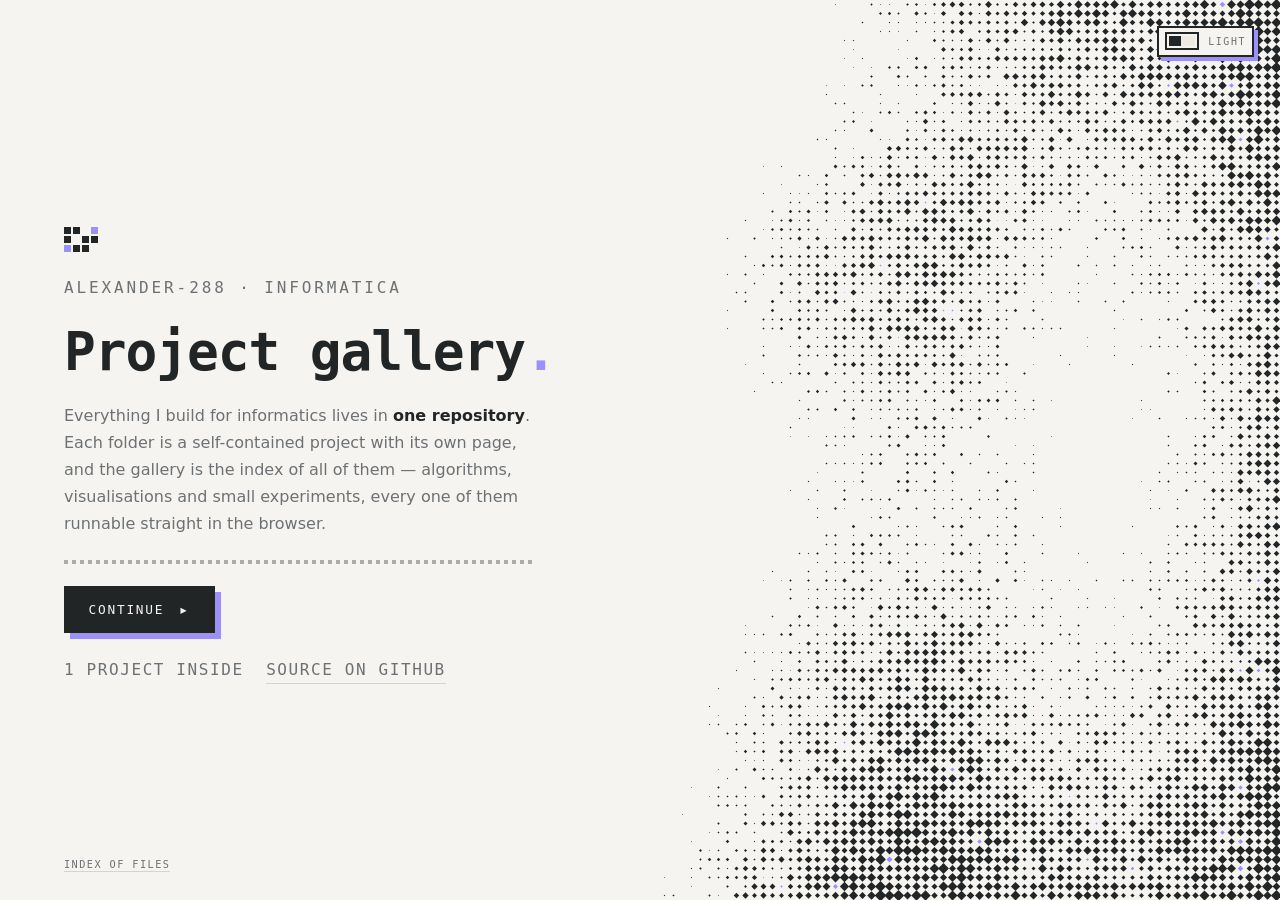
<file: index.html>
<!doctype html>
<html lang="en">
<head>
<meta charset="utf-8">
<meta name="viewport" content="width=device-width, initial-scale=1">
<title>informatica — Alexander-288</title>
<meta name="description" content="Entry page for the informatica project gallery by Alexander-288.">
<link rel="stylesheet" href="assets/site.css">
<script src="assets/theme.js"></script>
<style>
  body {
    background-image: none;
    min-height: 100dvh;
  }

  .split {
    display: grid;
    grid-template-columns: minmax(0, 1fr) minmax(0, 1.05fr);
    grid-template-rows: minmax(0, 1fr) auto;   /* content, then the footnote row */
    min-height: 100dvh;
  }

  /* ---- left: the words ---- */
  .intro {
    display: flex;
    flex-direction: column;
    justify-content: center;
    gap: 1.4rem;
    grid-column: 1;
    grid-row: 1;
    padding: clamp(2rem, 6vw, 5rem) clamp(1.5rem, 5vw, 4.5rem) 0;
  }

  .mark { display: block; width: 34px; height: 25px; color: var(--text); }
  .mark .a { fill: var(--accent); }

  .intro .eyebrow { margin: 0; }

  .intro h1 {
    font-family: var(--mono);
    font-size: clamp(2.1rem, 5.2vw, 3.3rem);
    letter-spacing: -0.02em;
    line-height: 1.05;
  }
  .intro h1 .dot { color: var(--accent); }

  .intro p {
    margin: 0;
    max-width: 46ch;
    font-size: 1rem;
    line-height: 1.7;
    color: var(--muted);
  }
  .intro p strong { color: var(--text); font-weight: 600; }

  .rule {
    width: 100%;
    max-width: 46ch;
    height: 4px;
    background-image: linear-gradient(90deg, var(--text) 4px, transparent 4px);
    background-size: 8px 4px;
    opacity: 0.35;
  }

  /* ---- the continue button: the shared .btn, one size up ---- */
  .continue {
    align-self: flex-start;
    gap: 0.9rem;
    padding: 0.85rem 1.4rem;
    font-size: 0.8rem;
    box-shadow: 6px 6px 0 0 var(--accent);
  }
  .continue:hover { box-shadow: 8px 8px 0 0 var(--accent); }
  .continue:active { transform: translate(3px, 3px); box-shadow: 3px 3px 0 0 var(--accent); }
  .continue .arrow { font-size: 1rem; }

  .meta {
    display: flex;
    flex-wrap: wrap;
    gap: 0.5rem 1.4rem;
    font-family: var(--mono);
    font-size: 0.68rem;
    letter-spacing: 0.1em;
    text-transform: uppercase;
    color: var(--muted);
  }
  .meta a { color: inherit; text-decoration: none; border-bottom: 1px solid var(--border); }
  .meta a:hover { color: var(--accent-ink); }

  .foot {
    grid-column: 1;
    grid-row: 2;
    margin: 0;
    padding: 1.5rem clamp(1.5rem, 5vw, 4.5rem) clamp(1.25rem, 3vw, 1.75rem);
  }

  /* ---- right: the dithered art ---- */
  .art { grid-column: 2; grid-row: 1 / -1; position: relative; overflow: hidden; background: var(--bg); }
  .art canvas { display: block; width: 100%; height: 100%; }

  /* short windows: tighten the block so the page still fits without scrolling */
  @media (max-height: 720px) and (min-width: 781px) {
    .intro { gap: 1rem; padding-top: clamp(1.5rem, 4vw, 3rem); }
    .intro h1 { font-size: clamp(1.8rem, 4.4vw, 2.5rem); }
    .intro p { font-size: 0.94rem; line-height: 1.6; }
    .foot { padding-top: 1rem; }
  }

  @media (max-width: 780px) {
    .split { grid-template-columns: 1fr; grid-template-rows: 32vh auto auto; }
    .intro { grid-column: 1; grid-row: 2; padding: 2.5rem 1.5rem 0; }
    .foot { grid-row: 3; padding: 1.75rem 1.5rem 1.5rem; }
    .art { grid-column: 1; grid-row: 1; }
  }

</style>
</head>
<body>
<button class="theme-toggle" type="button" aria-pressed="false" aria-label="Toggle theme">
  <span class="track"><span class="knob"></span></span>
  <span class="label">light</span>
</button>

<div class="split">
  <section class="intro">
    <!-- 4x3 pixel mark: 7px cells on a 9px pitch -->
    <svg class="mark" viewBox="0 0 34 25" width="34" height="25" fill="currentColor"
         shape-rendering="crispEdges" role="img" aria-label="informatica">
      <rect x="0" y="0" width="7" height="7"/>
      <rect x="9" y="0" width="7" height="7"/>
      <rect x="27" y="0" width="7" height="7" class="a"/>
      <rect x="0" y="9" width="7" height="7"/>
      <rect x="18" y="9" width="7" height="7"/>
      <rect x="27" y="9" width="7" height="7"/>
      <rect x="0" y="18" width="7" height="7" class="a"/>
      <rect x="9" y="18" width="7" height="7"/>
      <rect x="18" y="18" width="7" height="7"/>
    </svg>

    <p class="eyebrow">Alexander-288 · informatica</p>
    <h1>Project gallery<span class="dot">.</span></h1>

    <p>
      Everything I build for informatics lives in <strong>one repository</strong>.
      Each folder is a self-contained project with its own page, and the gallery is
      the index of all of them — algorithms, visualisations and small experiments,
      every one of them runnable straight in the browser.
    </p>

    <div class="rule" aria-hidden="true"></div>

    <a class="btn continue" href="gallery.html">
      Continue <span class="arrow" aria-hidden="true">&#9656;</span>
    </a>

    <p class="meta">
      <span id="count">loading index&hellip;</span>
      <a href="https://github.com/Alexander-288/informatica">source on github</a>
    </p>
  </section>

  <p class="foot footnote">
    <a href="index-of.html">index of files</a>
  </p>

  <aside class="art">
    <canvas id="dither"></canvas>
  </aside>
</div>

<script type="module">
// ---- dithered halftone field, drawn as diamonds on a fixed grid ----
const canvas = document.getElementById('dither');
const ctx = canvas.getContext('2d');
const CELL = 9;

// deterministic per-cell noise, so the picture is identical on every redraw
const hash = (x, y) => {
  const n = Math.sin(x * 127.1 + y * 311.7) * 43758.5453;
  return n - Math.floor(n);
};

// 0 (empty) .. 1 (solid): an organic edge sweeping in from the right,
// with a soft hole punched out of the dense side.
function field(nx, ny) {
  const edge =
    nx - 0.02
    - 0.20 * Math.sin(ny * 3.1 + 0.6)
    - 0.09 * Math.sin(ny * 7.3 + 2.0)
    - 0.05 * Math.sin(ny * 13.0 + 1.1);
  const hole = 0.95 * Math.exp(-(((nx - 0.72) ** 2) * 14 + ((ny - 0.5) ** 2) * 5));
  return Math.max(0, Math.min(1, edge * 2.5)) - hole;
}

function draw() {
  const rect = canvas.getBoundingClientRect();
  const dpr = Math.min(window.devicePixelRatio || 1, 2);
  const w = Math.max(1, Math.round(rect.width));
  const h = Math.max(1, Math.round(rect.height));

  canvas.width = Math.round(w * dpr);
  canvas.height = Math.round(h * dpr);
  ctx.setTransform(dpr, 0, 0, dpr, 0, 0);
  ctx.clearRect(0, 0, w, h);

  const styles = getComputedStyle(document.documentElement);
  const ink = styles.getPropertyValue('--text').trim() || '#222526';
  const accent = styles.getPropertyValue('--accent').trim() || '#9C90FC';

  const cols = Math.ceil(w / CELL);
  const rows = Math.ceil(h / CELL);

  for (let j = 0; j < rows; j++) {
    for (let i = 0; i < cols; i++) {
      const cx = i * CELL + CELL / 2;
      const cy = j * CELL + CELL / 2;
      const n = hash(i, j);

      // scatter the fringe: a cell only lights up once it clears its own threshold
      const v = field(cx / w, cy / h) - n * 0.42;
      if (v <= 0.02) continue;

      const size = Math.min(1, v) * CELL * 1.02;
      if (size < 0.7) continue;

      // a few cells out in the sparse fringe pick up the accent colour
      ctx.fillStyle = n > 0.985 && v < 0.55 ? accent : ink;
      ctx.save();
      ctx.translate(cx, cy);
      ctx.rotate(Math.PI / 4);
      ctx.fillRect(-size / 2, -size / 2, size, size);
      ctx.restore();
    }
  }
}

const redraw = () => requestAnimationFrame(draw);
new ResizeObserver(redraw).observe(canvas);
document.addEventListener('themechange', redraw);
draw();

// ---- project count, straight from the generated index ----
try {
  const data = await fetch('projects.json', { cache: 'no-cache' }).then((r) => r.json());
  const n = data.count ?? (data.projects ?? []).length;
  document.getElementById('count').textContent = `${n} project${n === 1 ? '' : 's'} inside`;
} catch {
  document.getElementById('count').textContent = 'open over http, not file://';
}
</script>
</body>
</html>
</file>
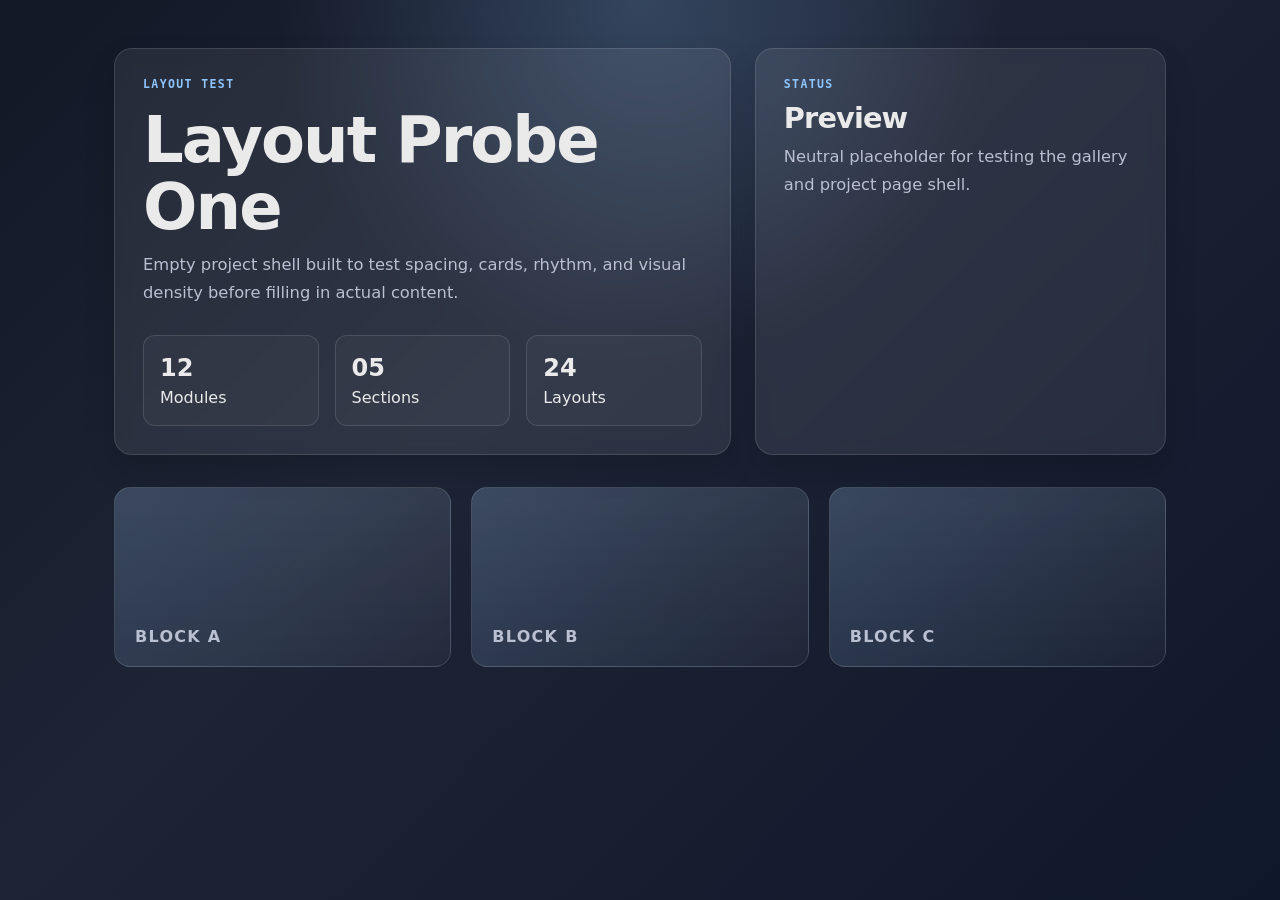
<file: layoutProbeOne/index.html>
<!DOCTYPE html>
<html lang="en">
<head>
  <meta charset="UTF-8" />
  <meta name="viewport" content="width=device-width, initial-scale=1.0" />
  <title>Layout Probe One</title>
  <link rel="stylesheet" href="../assets/site.css" />
  <script src="../assets/theme.js" defer></script>
  <style>
    :root {
      --panel: rgba(255,255,255,0.08);
      --line: rgba(255,255,255,0.12);
      --text: #eaeaea;
      --muted: #b9c0d1;
      --accent: #8ec5ff;
    }
    body {
      margin: 0;
      min-height: 100vh;
      background:
        radial-gradient(circle at top, rgba(142,197,255,0.22), transparent 33%),
        linear-gradient(135deg, #121826, #1d2435 40%, #0f172a);
      color: var(--text);
      font-family: system-ui, sans-serif;
    }
    .shell {
      max-width: 1100px;
      margin: 0 auto;
      padding: 48px 24px 80px;
    }
    .hero {
      display: grid;
      grid-template-columns: 1.2fr 0.8fr;
      gap: 24px;
      align-items: stretch;
      margin-bottom: 32px;
    }
    .card {
      background: var(--panel);
      border: 1px solid var(--line);
      border-radius: 18px;
      padding: 28px;
      box-shadow: 0 15px 30px rgba(0,0,0,0.15);
      backdrop-filter: blur(8px);
    }
    .eyebrow {
      color: var(--accent);
      letter-spacing: 0.12em;
      text-transform: uppercase;
      font-size: 0.72rem;
      font-weight: 700;
    }
    h1 {
      margin: 16px 0 10px;
      font-size: clamp(2.3rem, 5vw, 4rem);
      line-height: 1.05;
    }
    p {
      margin: 0;
      color: var(--muted);
      font-size: 1.02rem;
      line-height: 1.7;
    }
    .stats {
      display: grid;
      grid-template-columns: repeat(3, minmax(0, 1fr));
      gap: 16px;
      margin-top: 28px;
    }
    .stat {
      background: rgba(255,255,255,0.03);
      border: 1px solid var(--line);
      border-radius: 12px;
      padding: 18px 16px;
    }
    .stat strong {
      display: block;
      font-size: 1.5rem;
      margin-bottom: 6px;
    }
    .grid {
      display: grid;
      grid-template-columns: repeat(3, minmax(0, 1fr));
      gap: 20px;
      margin-top: 28px;
    }
    .mini {
      min-height: 180px;
      display: flex;
      align-items: end;
      padding: 20px;
      border-radius: 16px;
      border: 1px solid var(--line);
      background:
        linear-gradient(180deg, rgba(255,255,255,0.06), rgba(255,255,255,0.02)),
        linear-gradient(135deg, rgba(142,197,255,0.18), rgba(255,255,255,0.02));
    }
    .mini span {
      font-weight: 700;
      letter-spacing: 0.08em;
      text-transform: uppercase;
      color: var(--muted);
    }
    @media (max-width: 760px) {
      .hero, .grid, .stats {
        grid-template-columns: 1fr;
      }
    }
  </style>
</head>
<body>
  <div class="shell">
    <div class="hero">
      <section class="card">
        <div class="eyebrow">Layout test</div>
        <h1>Layout Probe One</h1>
        <p>
          Empty project shell built to test spacing, cards, rhythm, and visual density before
          filling in actual content.
        </p>
        <div class="stats">
          <div class="stat"><strong>12</strong><span>Modules</span></div>
          <div class="stat"><strong>05</strong><span>Sections</span></div>
          <div class="stat"><strong>24</strong><span>Layouts</span></div>
        </div>
      </section>
      <aside class="card">
        <div class="eyebrow">Status</div>
        <h1 style="font-size: 1.8rem; margin-top: 8px;">Preview</h1>
        <p>Neutral placeholder for testing the gallery and project page shell.</p>
      </aside>
    </div>
    <div class="grid">
      <div class="mini"><span>Block A</span></div>
      <div class="mini"><span>Block B</span></div>
      <div class="mini"><span>Block C</span></div>
    </div>
  </div>
</body>
</html>
</file>
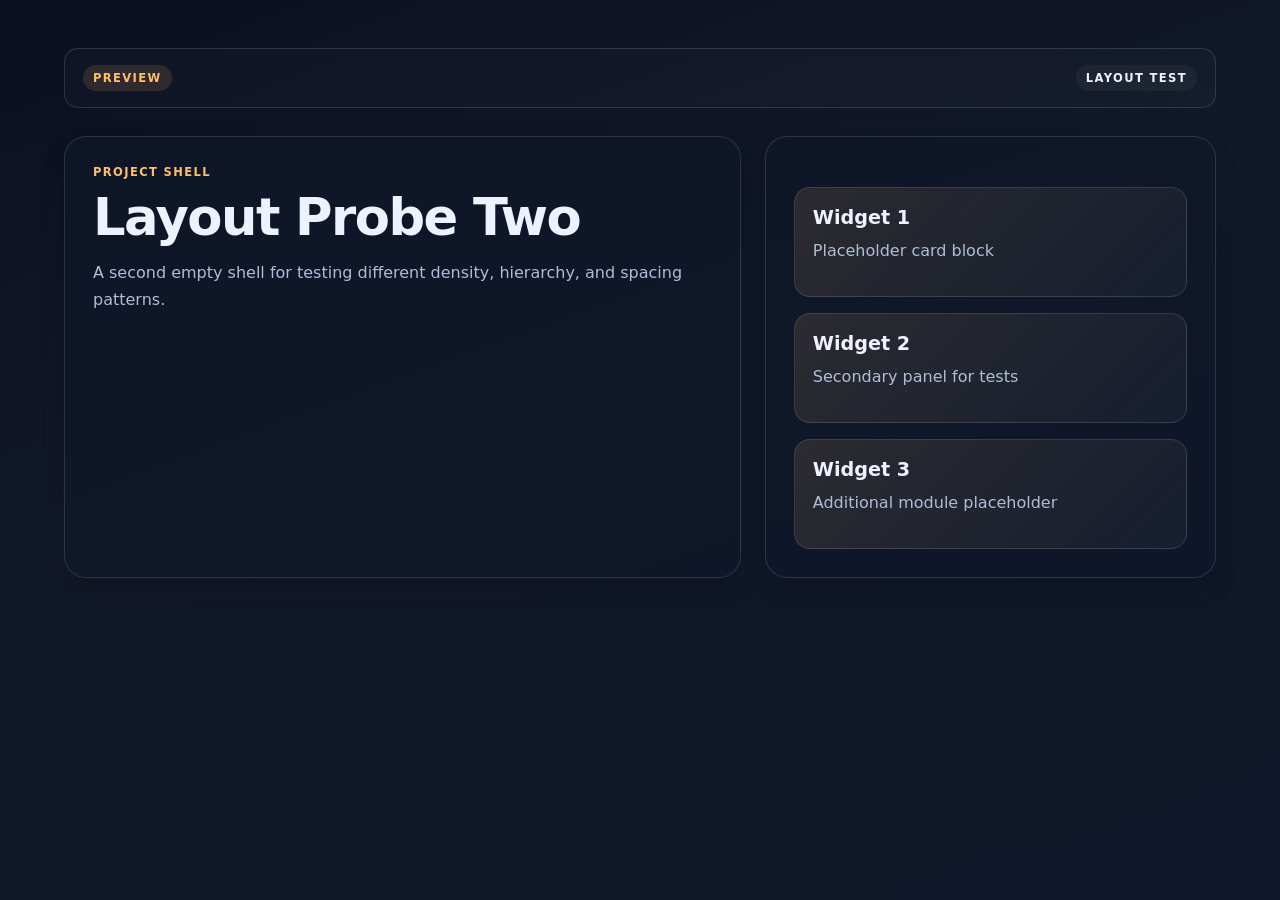
<file: layoutProbeTwo/index.html>
<!DOCTYPE html>
<html lang="en">
<head>
  <meta charset="UTF-8" />
  <meta name="viewport" content="width=device-width, initial-scale=1.0" />
  <title>Layout Probe Two</title>
  <link rel="stylesheet" href="../assets/site.css" />
  <script src="../assets/theme.js" defer></script>
  <style>
    :root {
      --panel: rgba(15, 23, 42, 0.75);
      --line: rgba(148, 163, 184, 0.22);
      --text: #edf2ff;
      --muted: #afbdd7;
      --accent: #ffbf69;
    }
    * { box-sizing: border-box; }
    body {
      margin: 0;
      min-height: 100vh;
      background: linear-gradient(160deg, #0b1020, #111827 40%, #0f172a);
      color: var(--text);
      font-family: system-ui, sans-serif;
    }
    .shell {
      max-width: 1200px;
      margin: 0 auto;
      padding: 48px 24px 80px;
    }
    .topbar {
      display: flex;
      justify-content: space-between;
      align-items: center;
      padding: 16px 18px;
      border: 1px solid var(--line);
      background: rgba(255,255,255,0.02);
      border-radius: 14px;
      margin-bottom: 28px;
    }
    .badge {
      padding: 6px 10px;
      border-radius: 999px;
      background: rgba(255,191,105,0.12);
      color: var(--accent);
      font-size: 0.72rem;
      letter-spacing: 0.12em;
      text-transform: uppercase;
      font-weight: 700;
    }
    .main {
      display: grid;
      grid-template-columns: 1.2fr 0.8fr;
      gap: 24px;
    }
    .panel {
      border: 1px solid var(--line);
      background: var(--panel);
      border-radius: 22px;
      padding: 28px;
      box-shadow: 0 12px 25px rgba(0,0,0,0.14);
    }
    .big { min-height: 420px; }
    .kicker {
      color: var(--accent);
      font-size: 0.72rem;
      letter-spacing: 0.12em;
      text-transform: uppercase;
      font-weight: 700;
    }
    h1 {
      font-size: clamp(2.3rem, 4vw, 3.8rem);
      line-height: 1.05;
      margin: 12px 0 14px;
    }
    p { color: var(--muted); line-height: 1.7; margin: 0; }
    .side-stack { display: grid; gap: 16px; margin-top: 22px; }
    .mini-box {
      min-height: 110px;
      border-radius: 16px;
      border: 1px solid var(--line);
      background: linear-gradient(135deg, rgba(255,191,105,0.12), rgba(255,255,255,0.03));
      padding: 18px;
    }
    .mini-box strong { display: block; margin-bottom: 8px; font-size: 1.2rem; }
    @media (max-width: 800px) { .main { grid-template-columns: 1fr; } }
  </style>
</head>
<body>
  <div class="shell">
    <div class="topbar">
      <div class="badge">Preview</div>
      <div class="badge" style="background: rgba(255,255,255,0.04); color: var(--text);">Layout test</div>
    </div>
    <div class="main">
      <section class="panel big">
        <div class="kicker">Project shell</div>
        <h1>Layout Probe Two</h1>
        <p>A second empty shell for testing different density, hierarchy, and spacing patterns.</p>
      </section>
      <aside class="panel">
        <div class="side-stack">
          <div class="mini-box"><strong>Widget 1</strong><p>Placeholder card block</p></div>
          <div class="mini-box"><strong>Widget 2</strong><p>Secondary panel for tests</p></div>
          <div class="mini-box"><strong>Widget 3</strong><p>Additional module placeholder</p></div>
        </div>
      </aside>
    </div>
  </div>
</body>
</html>
</file>
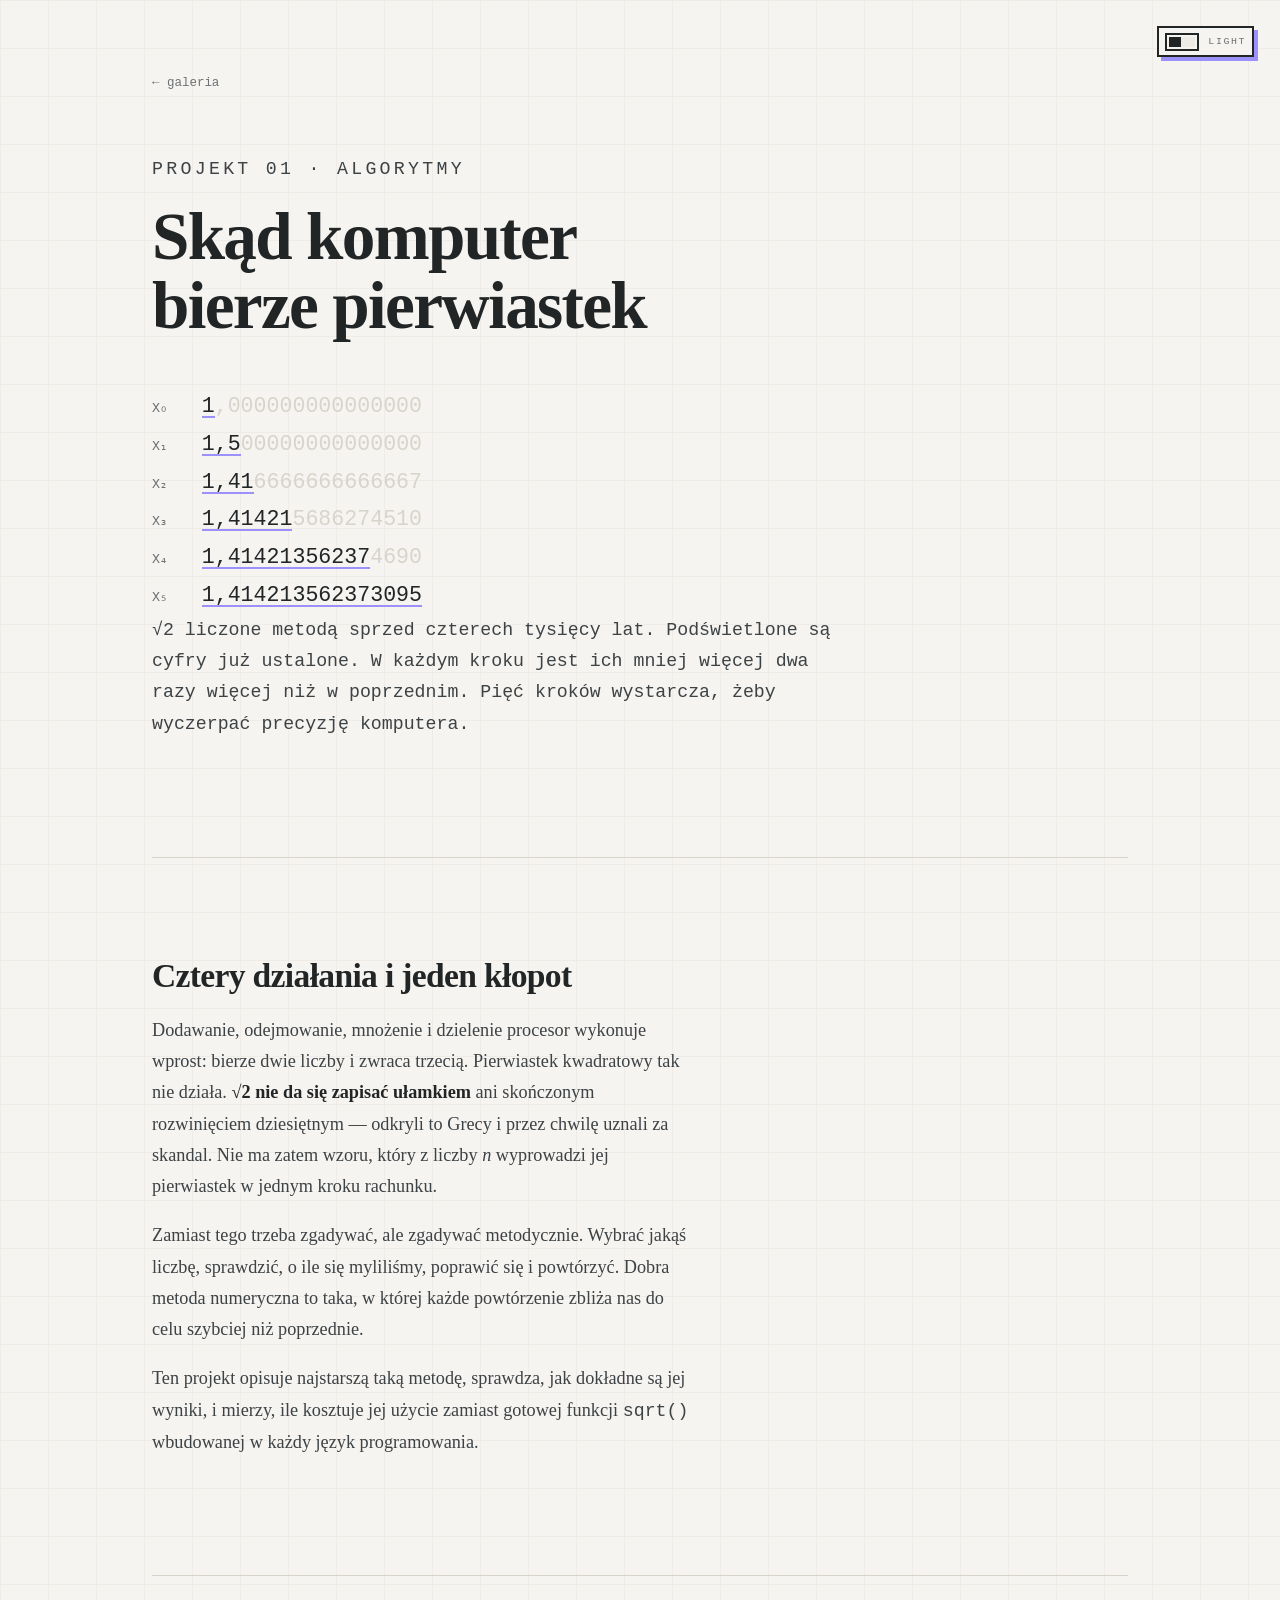
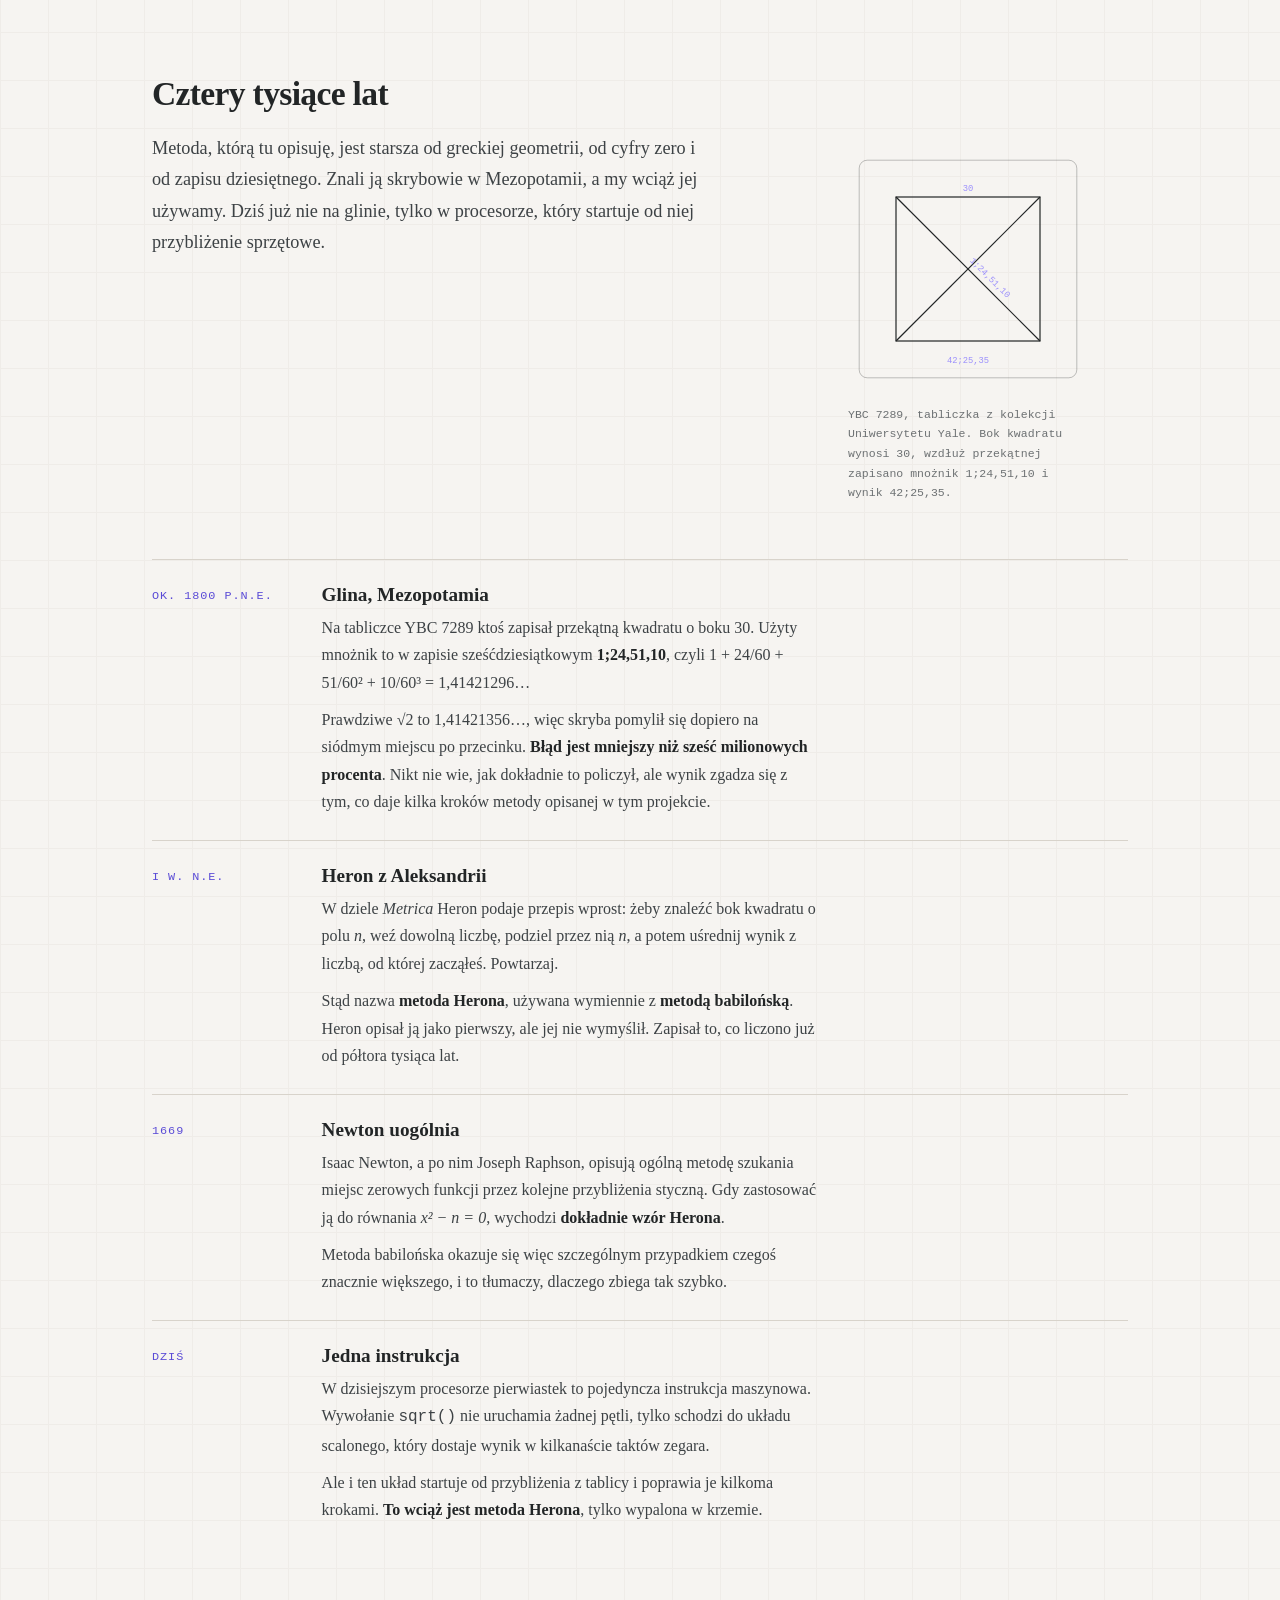
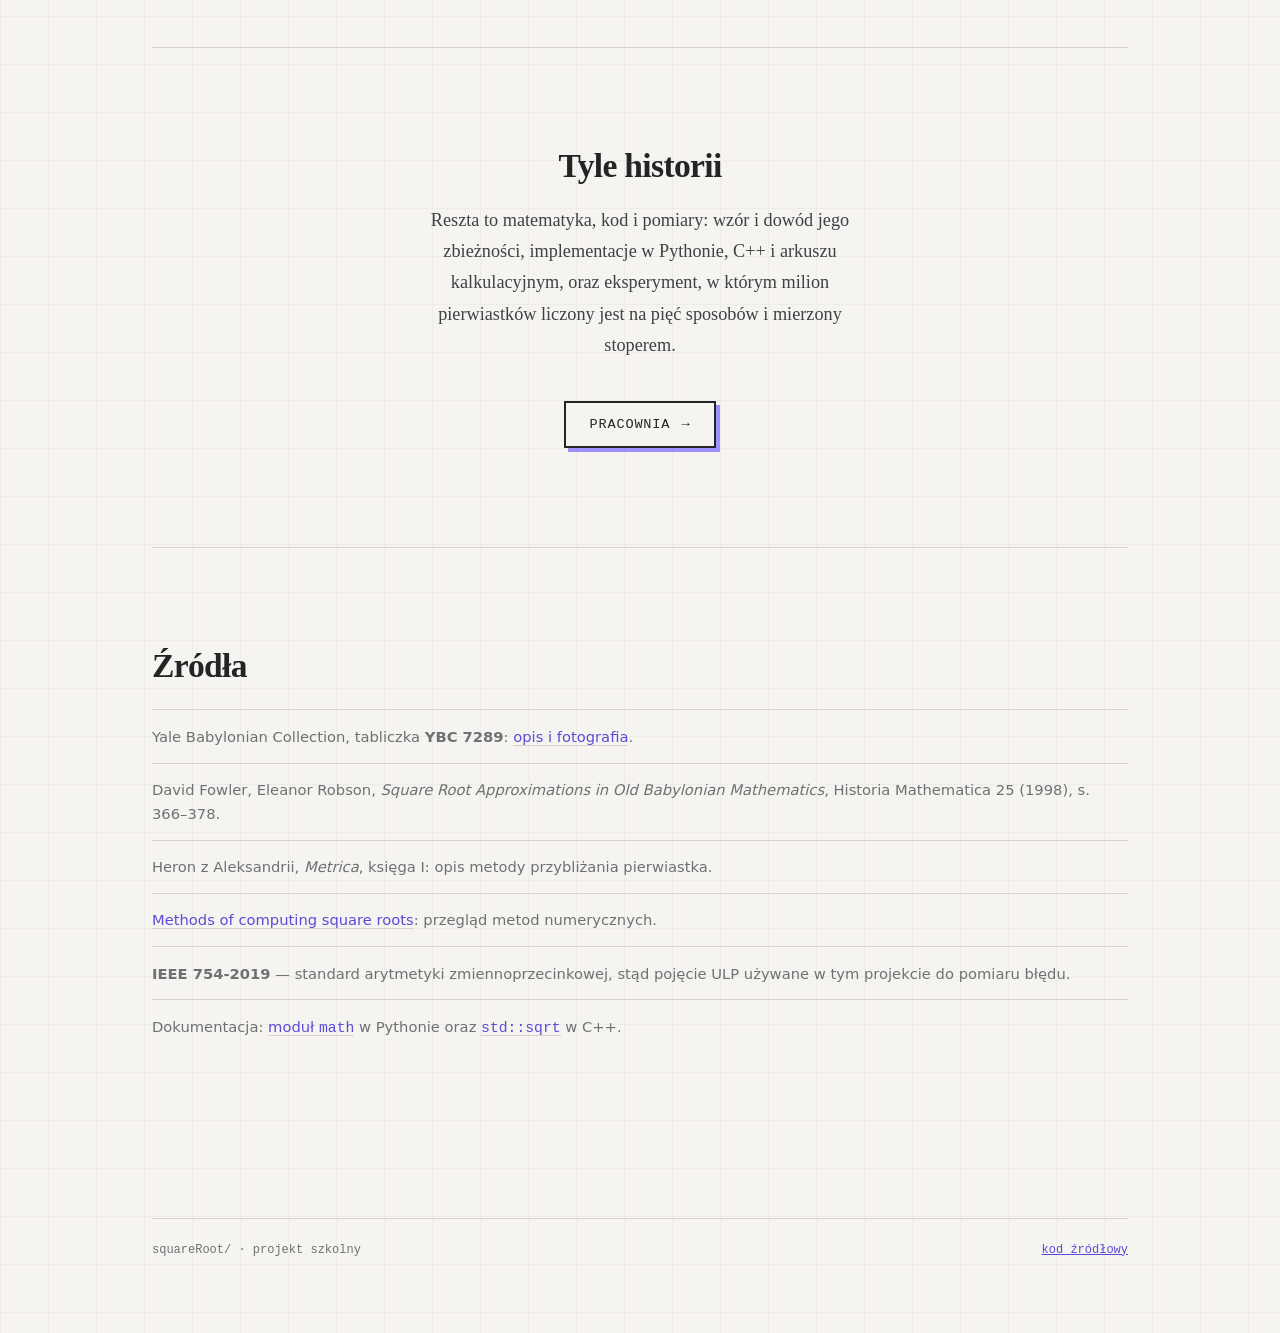
<file: squareRoot/index.html>
<!doctype html>
<html lang="pl">
<head>
<meta charset="utf-8">
<meta name="viewport" content="width=device-width, initial-scale=1">
<title>Pierwiastek kwadratowy — skąd komputer bierze wynik</title>
<meta name="description" content="Metoda babilońska (metoda Herona) obliczania pierwiastka kwadratowego: historia, teoria, implementacje i zmierzone porównanie z funkcją biblioteczną sqrt().">
<link rel="icon" href="../assets/favicon.ico" sizes="16x16 32x32 48x48 64x64">
<link rel="stylesheet" href="../assets/site.css">
<link rel="stylesheet" href="assets/projekt.css">
<script src="../assets/theme.js"></script>
</head>
<body class="opowiesc">
<button class="theme-toggle" type="button" aria-pressed="false" aria-label="Przełącz motyw">
  <span class="track"><span class="knob"></span></span>
  <span class="label">jasny</span>
</button>

<main class="wrap">
  <a class="back" href="../gallery.html">← galeria</a>

  <!-- ===== 1. wprowadzenie ===== -->
  <section class="scena">
    <p class="eyebrow">Projekt 01 · algorytmy</p>
    <h1>Skąd komputer<br>bierze pierwiastek</h1>

    <div class="drabina reveal" aria-hidden="true">
      <div class="drabina-wiersz">
        <span class="drabina-krok">x₀</span>
        <span><span class="pewne"><mark>1</mark></span><span class="niepewne">,000000000000000</span></span>
      </div>
      <div class="drabina-wiersz">
        <span class="drabina-krok">x₁</span>
        <span><span class="pewne"><mark>1,5</mark></span><span class="niepewne">00000000000000</span></span>
      </div>
      <div class="drabina-wiersz">
        <span class="drabina-krok">x₂</span>
        <span><span class="pewne"><mark>1,41</mark></span><span class="niepewne">6666666666667</span></span>
      </div>
      <div class="drabina-wiersz">
        <span class="drabina-krok">x₃</span>
        <span><span class="pewne"><mark>1,41421</mark></span><span class="niepewne">5686274510</span></span>
      </div>
      <div class="drabina-wiersz">
        <span class="drabina-krok">x₄</span>
        <span><span class="pewne"><mark>1,41421356237</mark></span><span class="niepewne">4690</span></span>
      </div>
      <div class="drabina-wiersz">
        <span class="drabina-krok">x₅</span>
        <span><span class="pewne"><mark>1,414213562373095</mark></span></span>
      </div>
    </div>

    <p class="drabina-opis">
      √2 liczone metodą sprzed czterech tysięcy lat. Podświetlone są cyfry już
      ustalone. W każdym kroku jest ich mniej więcej dwa razy więcej niż
      w poprzednim. Pięć kroków wystarcza, żeby wyczerpać precyzję komputera.
    </p>
  </section>

  <!-- ===== 2. o co chodzi ===== -->
  <section class="scena reveal">
    <h2>Cztery działania i jeden kłopot</h2>
    <div class="tresc">
      <p>
        Dodawanie, odejmowanie, mnożenie i dzielenie procesor wykonuje wprost:
        bierze dwie liczby i zwraca trzecią. Pierwiastek kwadratowy tak nie działa.
        <strong>√2 nie da się zapisać ułamkiem</strong> ani skończonym rozwinięciem
        dziesiętnym — odkryli to Grecy i przez chwilę uznali za skandal.
        Nie ma zatem wzoru, który z liczby <em>n</em> wyprowadzi jej pierwiastek
        w jednym kroku rachunku.
      </p>
      <p>
        Zamiast tego trzeba zgadywać, ale zgadywać metodycznie. Wybrać jakąś
        liczbę, sprawdzić, o ile się myliliśmy, poprawić się i powtórzyć.
        Dobra metoda numeryczna to taka, w której każde powtórzenie zbliża nas
        do celu szybciej niż poprzednie.
      </p>
      <p>
        Ten projekt opisuje najstarszą taką metodę, sprawdza, jak dokładne są
        jej wyniki, i mierzy, ile kosztuje jej użycie zamiast gotowej funkcji
        <code>sqrt()</code> wbudowanej w każdy język programowania.
      </p>
    </div>
  </section>

  <!-- ===== 3. historia ===== -->
  <section class="scena reveal">
    <h2>Cztery tysiące lat</h2>

    <div class="dwie-kolumny">
      <div>
        <p>
          Metoda, którą tu opisuję, jest starsza od greckiej geometrii, od cyfry
          zero i od zapisu dziesiętnego. Znali ją skrybowie w Mezopotamii, a my
          wciąż jej używamy. Dziś już nie na glinie, tylko w procesorze, który
          startuje od niej przybliżenie sprzętowe.
        </p>
      </div>
      <figure>
        <svg class="tabliczka" viewBox="0 0 300 300" role="img"
             aria-label="Rysunek z tabliczki YBC 7289: kwadrat z dwiema przekątnymi i liczbami zapisanymi wzdłuż boku i przekątnej">
          <rect x="14" y="14" width="272" height="272" rx="10"
                fill="none" stroke="currentColor" stroke-width="1" opacity="0.35"/>
          <rect x="60" y="60" width="180" height="180"
                fill="none" stroke="currentColor" stroke-width="1.5"/>
          <line x1="60" y1="60" x2="240" y2="240" stroke="currentColor" stroke-width="1.5"/>
          <line x1="240" y1="60" x2="60" y2="240" stroke="currentColor" stroke-width="1.5"/>
          <g class="accent" fill="currentColor"
             font-family="ui-monospace, monospace" font-size="11">
            <text x="150" y="52" text-anchor="middle">30</text>
            <text x="152" y="140" text-anchor="start" transform="rotate(45 152 140)">1;24,51,10</text>
            <text x="150" y="268" text-anchor="middle">42;25,35</text>
          </g>
        </svg>
        <figcaption class="podpis">
          YBC 7289, tabliczka z kolekcji Uniwersytetu Yale. Bok kwadratu wynosi 30,
          wzdłuż przekątnej zapisano mnożnik 1;24,51,10 i wynik 42;25,35.
        </figcaption>
      </figure>
    </div>

    <div class="os">
      <article class="os-wpis">
        <div class="os-kiedy">ok. 1800 p.n.e.</div>
        <div>
          <h3>Glina, Mezopotamia</h3>
          <p>
            Na tabliczce YBC 7289 ktoś zapisał przekątną kwadratu o boku 30.
            Użyty mnożnik to w zapisie sześćdziesiątkowym <strong>1;24,51,10</strong>,
            czyli 1 + 24/60 + 51/60² + 10/60³ = 1,41421296…
          </p>
          <p>
            Prawdziwe √2 to 1,41421356…, więc skryba pomylił się dopiero na
            siódmym miejscu po przecinku. <strong>Błąd jest mniejszy niż sześć
            milionowych procenta</strong>. Nikt nie wie, jak dokładnie to
            policzył, ale wynik zgadza się z tym, co daje kilka kroków metody
            opisanej w tym projekcie.
          </p>
        </div>
      </article>

      <article class="os-wpis">
        <div class="os-kiedy">I w. n.e.</div>
        <div>
          <h3>Heron z Aleksandrii</h3>
          <p>
            W dziele <em>Metrica</em> Heron podaje przepis wprost: żeby znaleźć
            bok kwadratu o polu <em>n</em>, weź dowolną liczbę, podziel przez nią
            <em>n</em>, a potem uśrednij wynik z liczbą, od której zacząłeś.
            Powtarzaj.
          </p>
          <p>
            Stąd nazwa <strong>metoda Herona</strong>, używana wymiennie
            z <strong>metodą babilońską</strong>. Heron opisał ją jako pierwszy,
            ale jej nie wymyślił. Zapisał to, co liczono już od półtora tysiąca lat.
          </p>
        </div>
      </article>

      <article class="os-wpis">
        <div class="os-kiedy">1669</div>
        <div>
          <h3>Newton uogólnia</h3>
          <p>
            Isaac Newton, a po nim Joseph Raphson, opisują ogólną metodę
            szukania miejsc zerowych funkcji przez kolejne przybliżenia styczną.
            Gdy zastosować ją do równania <em>x² − n = 0</em>, wychodzi
            <strong>dokładnie wzór Herona</strong>.
          </p>
          <p>
            Metoda babilońska okazuje się więc szczególnym przypadkiem czegoś
            znacznie większego, i to tłumaczy, dlaczego zbiega tak szybko.
          </p>
        </div>
      </article>

      <article class="os-wpis">
        <div class="os-kiedy">dziś</div>
        <div>
          <h3>Jedna instrukcja</h3>
          <p>
            W dzisiejszym procesorze pierwiastek to pojedyncza instrukcja
            maszynowa. Wywołanie <code>sqrt()</code> nie uruchamia żadnej pętli, tylko
            schodzi do układu scalonego, który dostaje wynik w kilkanaście
            taktów zegara.
          </p>
          <p>
            Ale i ten układ startuje od przybliżenia z tablicy i poprawia je
            kilkoma krokami. <strong>To wciąż jest metoda Herona</strong>, tylko
            wypalona w krzemie.
          </p>
        </div>
      </article>
    </div>
  </section>

  <!-- ===== 4. zwrotnica ===== -->
  <section class="scena zwrotnica reveal">
    <h2>Tyle historii</h2>
    <p class="tresc" style="max-width: 48ch;">
      Reszta to matematyka, kod i pomiary: wzór i dowód jego zbieżności,
      implementacje w Pythonie, C++ i arkuszu kalkulacyjnym, oraz eksperyment,
      w którym milion pierwiastków liczony jest na pięć sposobów i mierzony
      stoperem.
    </p>
    <a class="wejscie" href="pracownia.html">Pracownia <span aria-hidden="true">→</span></a>
  </section>

  <!-- ===== 5. źródła ===== -->
  <section class="scena reveal" id="zrodla">
    <h2>Źródła</h2>
    <ul class="zrodla">
      <li>
        Yale Babylonian Collection, tabliczka <strong>YBC 7289</strong>:
        <a href="https://en.wikipedia.org/wiki/YBC_7289" rel="noopener">opis i fotografia</a>.
      </li>
      <li>
        David Fowler, Eleanor Robson, <em>Square Root Approximations in Old
        Babylonian Mathematics</em>, Historia Mathematica 25 (1998), s. 366–378.
      </li>
      <li>
        Heron z Aleksandrii, <em>Metrica</em>, księga I: opis metody
        przybliżania pierwiastka.
      </li>
      <li>
        <a href="https://en.wikipedia.org/wiki/Methods_of_computing_square_roots" rel="noopener">Methods
        of computing square roots</a>: przegląd metod numerycznych.
      </li>
      <li>
        <strong>IEEE 754-2019</strong> — standard arytmetyki zmiennoprzecinkowej,
        stąd pojęcie ULP używane w tym projekcie do pomiaru błędu.
      </li>
      <li>
        Dokumentacja: <a href="https://docs.python.org/3/library/math.html" rel="noopener">moduł
        <code>math</code></a> w Pythonie oraz
        <a href="https://en.cppreference.com/w/cpp/numeric/math/sqrt" rel="noopener"><code>std::sqrt</code></a>
        w C++.
      </li>
    </ul>
  </section>

  <footer class="site">
    <span>squareRoot/ · projekt szkolny</span>
    <a href="https://github.com/Alexander-288/informatica/tree/main/squareRoot">kod źródłowy</a>
  </footer>
</main>

<script type="module">
  import { wlaczUjawnianie } from './assets/scrolly.js';
  wlaczUjawnianie();
</script>
</body>
</html>
</file>
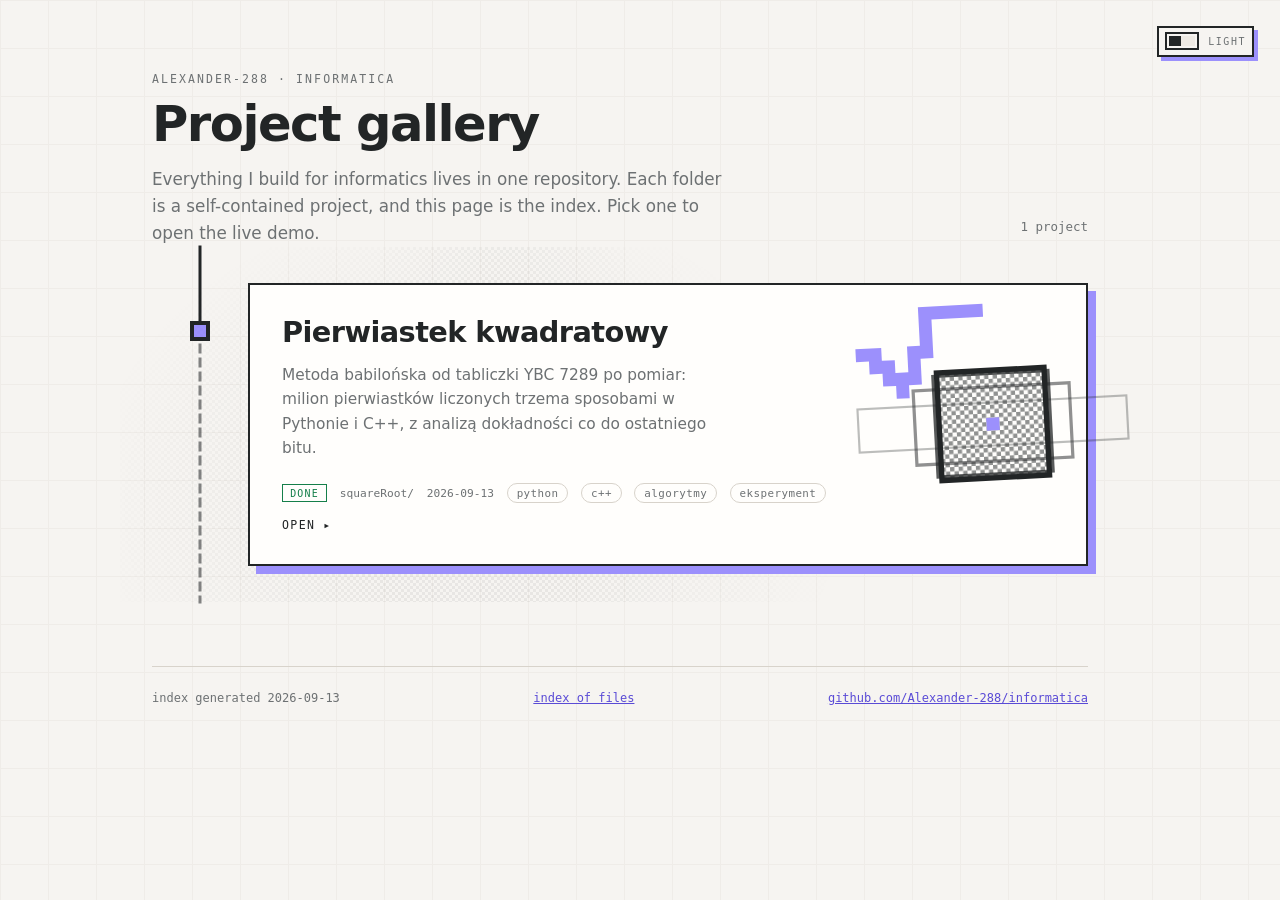
<file: gallery.html>
<!doctype html>
<html lang="en">
<head>
<meta charset="utf-8">
<meta name="viewport" content="width=device-width, initial-scale=1">
<title>informatica — project gallery</title>
<meta name="description" content="A gallery of informatics coursework and experiments by Alexander-288.">
<link rel="stylesheet" href="assets/site.css">
<script src="assets/theme.js"></script>
<style>
  .head { display: flex; flex-wrap: wrap; gap: 2rem; align-items: flex-end; justify-content: space-between; }
  .count { font-family: var(--mono); font-size: 0.78rem; color: var(--muted); white-space: nowrap; }

  .filters { display: flex; flex-wrap: wrap; gap: 0.5rem; margin: 2.5rem 0 3rem; }
  .filters button {
    font: inherit; font-family: var(--mono); font-size: 0.72rem;
    letter-spacing: 0.08em; text-transform: uppercase;
    padding: 0.4rem 0.85rem; border-radius: 0; cursor: pointer;
    background: transparent; color: var(--muted);
    border: 2px solid var(--border);
    transition: color 120ms ease, border-color 120ms ease, box-shadow 120ms ease, transform 120ms ease;
  }
  .filters button:hover { color: var(--text); border-color: var(--text); }
  .filters button[aria-pressed="true"] {
    color: var(--text); border-color: var(--text);
    box-shadow: 4px 4px 0 0 var(--accent);
  }
  .filters button:active { transform: translate(2px, 2px); box-shadow: 2px 2px 0 0 var(--accent); }
  .filters button:focus-visible { outline: 2px solid var(--accent); outline-offset: 3px; }

  /* the artwork hangs past the card on purpose; clip it at the page edge so it
     can never turn into a horizontal scrollbar */
  body { overflow-x: clip; }

  /* a wider right gutter on this page, so the artwork has somewhere to hang */
  .wrap { padding-right: clamp(1rem, 7vw, 4.5rem); }

  /* ---------- the timeline ---------- */
  .timeline { position: relative; }

  /* the wandering spine, drawn in JS once the rows have been measured */
  .spine {
    position: absolute;
    top: 0; left: 0;
    overflow: visible;
    pointer-events: none;
    color: var(--text);
  }
  .spine .track { fill: none; stroke: currentColor; stroke-width: 3; stroke-linecap: square; }
  .spine .track.pending { stroke-dasharray: 7 7; opacity: 0.55; }
  .spine .node { fill: var(--bg); stroke: currentColor; stroke-width: 4; }
  .spine .node.done { fill: var(--accent); }
  .spine .node.idea { opacity: 0.5; }
  .spine .cap { fill: currentColor; }

  .row {
    --rail: clamp(52px, 8vw, 96px);
    /* the artwork's size and how far it hangs past the card. The card's right
       padding is derived from both, so text never ends up underneath it, and
       the overhang stays inside the page gutter so the page never scrolls
       sideways. */
    --art: clamp(170px, 23vw, 280px);
    --art-out: clamp(0.75rem, 3.5vw, 3rem);
    position: relative;
    display: grid;
    grid-template-columns: var(--rail) minmax(0, 1fr);
    padding: clamp(1.5rem, 3vw, 2.25rem) 0;
  }

  /* The band behind each row: a couple of soft blobs, masked down to a
     checkerboard so they render as dither rather than as a gradient. Each
     row's blobs are placed from its slug, so every project gets its own
     shape and it stays the same on every load. */
  .band {
    position: absolute;
    inset: 0 calc(-1 * clamp(1rem, 4vw, 2rem));
    z-index: 0;
    overflow: hidden;
    color: var(--text);
    opacity: 0.5;
    pointer-events: none;
    -webkit-mask-image: linear-gradient(90deg, #000 50%, transparent 100%);
    mask-image: linear-gradient(90deg, #000 50%, transparent 100%);
  }

  .noise {
    position: absolute;
    inset: -10%;
    opacity: 0.13;
    background:
      radial-gradient(ellipse var(--b1w, 38%) var(--b1h, 80%) at var(--b1x, 22%) var(--b1y, 45%),
        currentColor 0%, currentColor 22%, transparent 72%),
      radial-gradient(ellipse var(--b2w, 26%) var(--b2h, 60%) at var(--b2x, 62%) var(--b2y, 60%),
        currentColor 0%, transparent 70%);
    /* the dither: a 6px checkerboard punched out of the blobs */
    -webkit-mask-image: repeating-conic-gradient(#000 0% 25%, transparent 0% 50%);
    mask-image: repeating-conic-gradient(#000 0% 25%, transparent 0% 50%);
    -webkit-mask-size: 6px 6px;
    mask-size: 6px 6px;
  }
  :root[data-theme="dark"] .noise { opacity: 0.17; }

  .card {
    position: relative;
    z-index: 1;
    display: flex;
    flex-direction: column;
    gap: 0.9rem;
    padding: clamp(1.4rem, 3vw, 2rem);
    padding-right: calc(var(--art) - var(--art-out) + 1.25rem);
    min-height: 190px;
    text-decoration: none;
    color: inherit;
    background: var(--surface);
    border: 2px solid var(--text);
    border-radius: 0;
    box-shadow: 8px 8px 0 0 var(--card-accent, var(--accent));
    transition: transform 140ms ease, box-shadow 140ms ease;
  }
  .card:hover { transform: translate(-2px, -2px); box-shadow: 12px 12px 0 0 var(--card-accent, var(--accent)); }
  .card:active { transform: translate(2px, 2px); box-shadow: 5px 5px 0 0 var(--card-accent, var(--accent)); }
  .card:focus-visible { outline: 2px solid var(--accent); outline-offset: 5px; }

  .card h2 { margin: 0; font-size: clamp(1.3rem, 2.6vw, 1.8rem); letter-spacing: -0.02em; line-height: 1.1; }
  .card p { margin: 0; max-width: 46ch; font-size: 0.96rem; line-height: 1.6; color: var(--muted); }

  .meta {
    display: flex; flex-wrap: wrap; gap: 0.45rem 0.8rem;
    margin-top: auto; padding-top: 0.5rem; align-items: center;
  }
  .slug { font-family: var(--mono); font-size: 0.7rem; color: var(--muted); }
  .when { font-family: var(--mono); font-size: 0.7rem; color: var(--muted); }

  .status {
    font-family: var(--mono); font-size: 0.62rem; letter-spacing: 0.12em; text-transform: uppercase;
    padding: 0.15rem 0.45rem; border: 1px solid currentColor;
  }
  .status.done { color: var(--ok); }
  .status.wip { color: var(--warn); }
  .status.idea { color: var(--muted); }

  .open {
    display: inline-flex; align-items: center; gap: 0.5rem;
    font-family: var(--mono); font-size: 0.72rem; letter-spacing: 0.12em; text-transform: uppercase;
    color: var(--text);
  }
  .open .arrow { transition: transform 140ms ease; }
  .card:hover .open .arrow { transform: translateX(4px); }

  /* the artwork, deliberately larger than the card that holds it */
  .art {
    position: absolute;
    z-index: 2;
    right: calc(-1 * var(--art-out));
    top: 50%;
    width: var(--art);
    transform: translateY(-50%) rotate(-3deg);
    color: var(--text);
    pointer-events: none;
    transition: transform 220ms ease;
  }
  .card:hover + .art, .row:hover .art { transform: translateY(-50%) rotate(0deg) scale(1.04); }
  .art svg { width: 100%; height: auto; display: block; overflow: visible; }
  .art .accent { fill: var(--card-accent, var(--accent)); }

  .empty { padding: 3rem 1rem; text-align: center; color: var(--muted); font-family: var(--mono); font-size: 0.85rem; }

  @media (max-width: 720px) {
    .row { --rail: 34px; --art: clamp(104px, 30vw, 160px); --art-out: 0.5rem; padding: 1.25rem 0; }
    .card { min-height: 0; box-shadow: 6px 6px 0 0 var(--card-accent, var(--accent)); }
    .art { opacity: 0.9; }
    .card p { max-width: none; }
  }

  @media (prefers-reduced-motion: reduce) {
    .card, .art, .open .arrow, .filters button { transition: none; }
  }
</style>
</head>
<body>
<button class="theme-toggle" type="button" aria-pressed="false" aria-label="Toggle theme">
  <span class="track"><span class="knob"></span></span>
  <span class="label">light</span>
</button>

<main class="wrap">
  <header class="head">
    <div>
      <p class="eyebrow">Alexander-288 · informatica</p>
      <h1>Project gallery</h1>
      <p class="lede">Everything I build for informatics lives in one repository. Each folder is a self-contained project, and this page is the index. Pick one to open the live demo.</p>
    </div>
    <p class="count" id="count"></p>
  </header>

  <!-- Tag filters, parked for now - drop the comment markers here and in the
       script below to bring them back.
  <div class="filters" id="filters"></div>
  -->
  <div class="timeline" id="timeline"></div>
  <p class="empty" id="empty" hidden>No projects match that filter.</p>

  <footer class="site">
    <span id="generated"></span>
    <a href="index-of.html">index of files</a>
    <a href="https://github.com/Alexander-288/informatica">github.com/Alexander-288/informatica</a>
  </footer>
</main>

<script type="module">
const timeline = document.getElementById('timeline');
const empty = document.getElementById('empty');

let projects = [];
let active = 'all';

const esc = (s) => String(s).replace(/[&<>"]/g, (c) => ({ '&': '&amp;', '<': '&lt;', '>': '&gt;', '"': '&quot;' }[c]));

// ---------- the band behind each row ----------
// a stable number from a string, so a project's blobs and fallback artwork
// come out the same on every load rather than shuffling
const hash = (s) => [...String(s)].reduce((a, c) => (a * 31 + c.charCodeAt(0)) >>> 0, 7);

// two blobs, positioned and sized from the slug
function bandStyle(project) {
  const h = hash(project.slug);
  const pick = (n, lo, hi) => lo + (hash(project.slug + n) % 1000) / 1000 * (hi - lo);
  return [
    `--b1x:${pick('1x', 8, 38).toFixed(1)}%`,
    `--b1y:${pick('1y', 25, 70).toFixed(1)}%`,
    `--b1w:${pick('1w', 26, 46).toFixed(1)}%`,
    `--b1h:${pick('1h', 60, 105).toFixed(1)}%`,
    `--b2x:${pick('2x', 40, 72).toFixed(1)}%`,
    `--b2y:${pick('2y', 30, 75).toFixed(1)}%`,
    `--b2w:${pick('2w', 16, 32).toFixed(1)}%`,
    `--b2h:${pick('2h', 40, 85).toFixed(1)}%`,
    `--seed:${h % 97}`,
  ].join(';');
}

// ---------- fallback artwork, for a project that ships no card.svg ----------
// A deterministic block composition, so every project has something of its own.
function fallbackArt(project) {
  const h = hash(project.slug);
  const cells = [];
  const shades = [0.3, 0.6, 0.95];
  for (let i = 0; i < 22; i++) {
    const n = hash(project.slug + i);
    const x = (n % 6) * 40 + 10;
    const y = (Math.floor(n / 6) % 6) * 40 + 10;
    const big = n % 5 === 0;
    const accent = n % 6 === 0;
    cells.push(`<rect x="${x}" y="${y}" width="${big ? 70 : 30}" height="30"` +
      (accent ? ' class="accent" fill="currentColor"' : ' fill="currentColor"') +
      ` opacity="${accent ? 1 : shades[n % 3]}"/>`);
  }
  return `<svg viewBox="0 0 260 260" xmlns="http://www.w3.org/2000/svg" aria-hidden="true">` +
    `<rect x="${10 + (h % 3) * 20}" y="10" width="180" height="180" fill="none" stroke="currentColor" stroke-width="3" opacity="0.5"/>` +
    cells.join('') + '</svg>';
}

// ---------- rows ----------
function render() {
  const shown = active === 'all' ? projects : projects.filter((p) => (p.tags ?? []).includes(active));
  empty.hidden = shown.length > 0;

  timeline.innerHTML = `<svg class="spine" id="spine" aria-hidden="true"></svg>` + shown.map((p) => {
    const href = p.demo ?? p.source ?? '#';
    return `
    <div class="row" data-slug="${esc(p.slug)}" style="--card-accent:${esc(p.accent ?? 'var(--accent)')}">
      <div class="band"><div class="noise" style="${bandStyle(p)}"></div></div>
      <div class="rail"></div>
      <a class="card" href="${esc(href)}">
        <h2>${esc(p.title)}</h2>
        <p>${esc(p.description)}</p>
        <div class="meta">
          <span class="status ${esc(p.status)}">${esc(p.status)}</span>
          <span class="slug">${esc(p.slug)}/</span>
          <span class="when">${esc(p.updated ?? '')}</span>
          ${(p.tags ?? []).map((t) => `<span class="tag">${esc(t)}</span>`).join('')}
        </div>
        <span class="open">open <span class="arrow" aria-hidden="true">&#9656;</span></span>
      </a>
      <div class="art" data-graphic="${esc(p.graphic ?? '')}">${p.graphic ? '' : fallbackArt(p)}</div>
    </div>`;
  }).join('');

  loadGraphics();
  drawSpine();
}

// Custom artwork is fetched and inlined rather than used as <img>, so it can
// inherit the page colours and follow the theme.
async function loadGraphics() {
  for (const holder of timeline.querySelectorAll('.art[data-graphic]')) {
    const src = holder.dataset.graphic;
    if (!src || holder.dataset.loaded) continue;
    try {
      const svg = await fetch(src, { cache: 'no-cache' }).then((r) => (r.ok ? r.text() : Promise.reject()));
      // only inline it if it really is an svg document
      if (svg.trim().startsWith('<svg')) {
        holder.innerHTML = svg;
        holder.dataset.loaded = '1';
      }
    } catch {
      holder.innerHTML = fallbackArt({ slug: holder.closest('.row').dataset.slug, tags: [] });
      holder.dataset.loaded = '1';
    }
  }
}

// ---------- the spine ----------
// A commit graph that refuses to run straight: each node sits at its own offset
// across the rail and the segments between them step, slant or drop.
function drawSpine() {
  const spine = document.getElementById('spine');
  const rows = [...timeline.querySelectorAll('.row')];
  if (!spine || !rows.length) return;

  const box = timeline.getBoundingClientRect();
  const rail = rows[0].querySelector('.rail').getBoundingClientRect().width;
  const pad = Math.min(14, rail * 0.22);
  const usable = Math.max(1, rail - pad * 2);

  // where each node sits across the rail, as a fraction, cycling so a long list
  // keeps wandering instead of settling into a straight line
  const lanes = [0.5, 0.22, 0.78, 0.36, 0.64, 0.14];

  const nodes = rows.map((row, i) => {
    const card = row.querySelector('.card').getBoundingClientRect();
    return {
      x: Math.round(pad + lanes[i % lanes.length] * usable),
      y: Math.round(card.top - box.top + Math.min(48, card.height / 2)),
      status: row.querySelector('.status')?.textContent.trim() ?? 'wip',
    };
  });

  spine.setAttribute('viewBox', `0 0 ${Math.round(rail)} ${Math.round(box.height)}`);
  spine.setAttribute('preserveAspectRatio', 'none');
  spine.style.width = `${Math.round(rail)}px`;
  spine.style.height = `${Math.round(box.height)}px`;

  const parts = [];

  // a stub above the first node and below the last, so the line runs off the page
  parts.push(`<path class="track" d="M${nodes[0].x} 0V${nodes[0].y}"/>`);
  const last = nodes[nodes.length - 1];
  parts.push(`<path class="track pending" d="M${last.x} ${last.y}V${Math.round(box.height)}"/>`);

  for (let i = 0; i < nodes.length - 1; i++) {
    const a = nodes[i];
    const b = nodes[i + 1];
    const dx = b.x - a.x;
    const gap = b.y - a.y;
    const style = hash(`${a.x}:${b.y}`) % 3;
    let d;

    if (dx === 0) {
      d = `M${a.x} ${a.y}V${b.y}`;
    } else if (style === 0) {
      // right angles: down, across, down
      const mid = a.y + Math.round(gap * 0.55);
      d = `M${a.x} ${a.y}V${mid}H${b.x}V${b.y}`;
    } else if (style === 1) {
      // a 45 degree slant, squared off at both ends
      const run = Math.abs(dx);
      const start = a.y + Math.max(0, Math.round(gap * 0.3) - run / 2);
      d = `M${a.x} ${a.y}V${start}L${b.x} ${start + run}V${b.y}`;
    } else {
      // a small detour past the target lane and back
      const over = b.x + Math.sign(dx) * Math.min(12, usable * 0.12);
      const first = a.y + Math.round(gap * 0.35);
      const second = a.y + Math.round(gap * 0.7);
      d = `M${a.x} ${a.y}V${first}H${over}V${second}H${b.x}V${b.y}`;
    }
    parts.push(`<path class="track" d="${d}"/>`);
  }

  // nodes last, so they sit on top of the line
  for (const n of nodes) {
    parts.push(`<rect class="node ${n.status}" x="${n.x - 8}" y="${n.y - 8}" width="16" height="16"/>`);
  }

  spine.innerHTML = parts.join('');
}

// ---------- filters ----------
// Parked, not deleted. Uncomment this block, the markup above and the
// renderFilters() call at the bottom to put the tag buttons back.
/*
const filters = document.getElementById('filters');

function renderFilters() {
  const tags = [...new Set(projects.flatMap((p) => p.tags ?? []))].sort();
  filters.innerHTML = ['all', ...tags]
    .map((t) => `<button type="button" data-tag="${esc(t)}" aria-pressed="${t === active}">${esc(t)}</button>`)
    .join('');
}

filters.addEventListener('click', (e) => {
  const btn = e.target.closest('button');
  if (!btn) return;
  active = btn.dataset.tag;
  renderFilters();
  render();
});
*/

const redraw = () => requestAnimationFrame(drawSpine);
window.addEventListener('resize', redraw);
document.addEventListener('themechange', redraw);
document.fonts?.ready.then(redraw);

// ---------- load ----------
try {
  const data = await fetch('projects.json', { cache: 'no-cache' }).then((r) => r.json());
  projects = data.projects ?? [];
  document.getElementById('count').textContent = `${data.count ?? projects.length} project${projects.length === 1 ? '' : 's'}`;
  if (data.generated) {
    document.getElementById('generated').textContent = `index generated ${new Date(data.generated).toISOString().slice(0, 10)}`;
  }
  // renderFilters();
  render();
} catch (err) {
  timeline.innerHTML = '';
  empty.hidden = false;
  empty.textContent = 'Could not load projects.json. Open this page over http, not file://';
}
</script>
</body>
</html>
</file>
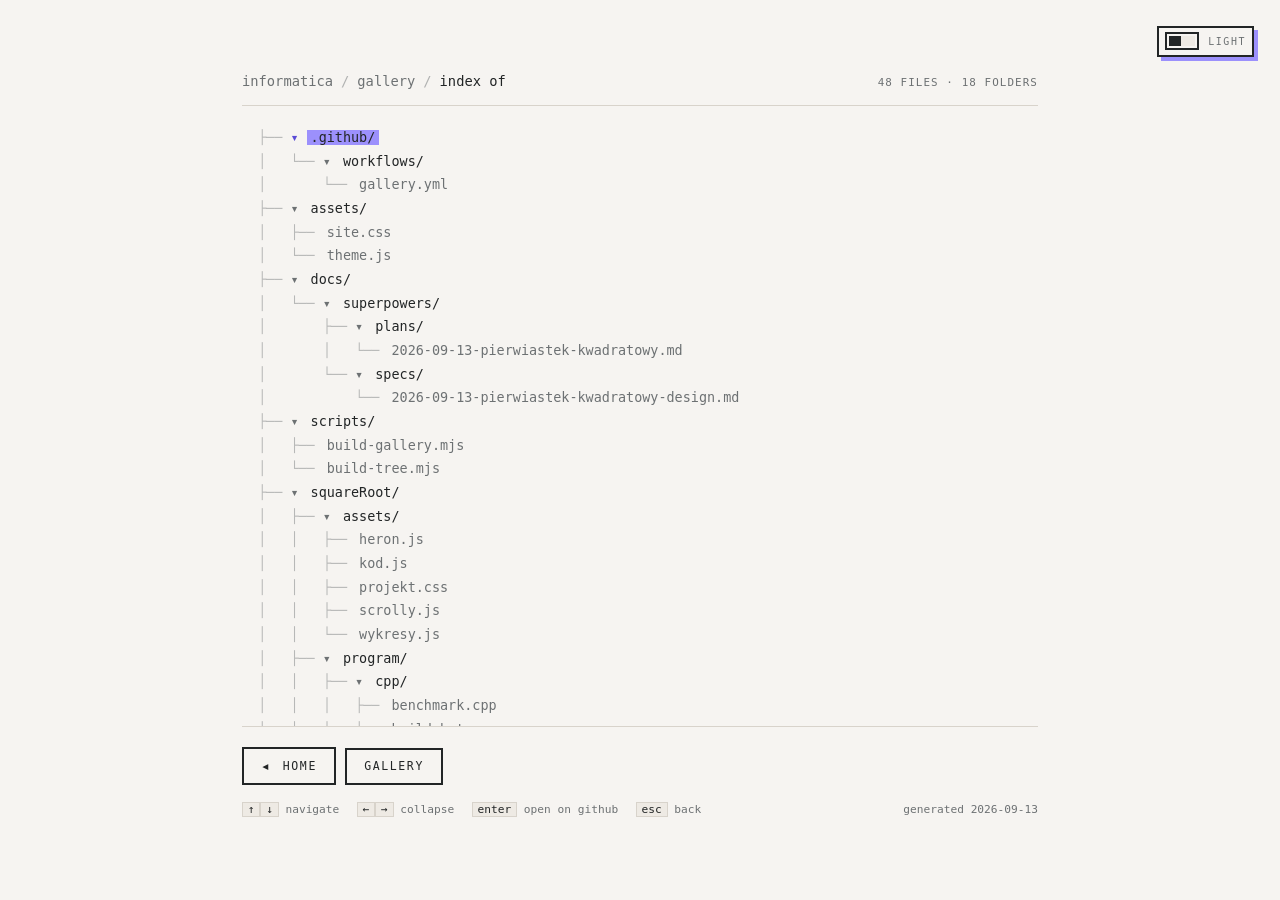
<file: index-of.html>
<!doctype html>
<html lang="en">
<head>
<meta charset="utf-8">
<meta name="viewport" content="width=device-width, initial-scale=1">
<title>index of — informatica</title>
<meta name="description" content="Generated file index of the informatica repository: a keyboard-navigable tree that opens any file on GitHub.">
<link rel="stylesheet" href="assets/site.css">
<script src="assets/theme.js"></script>
<style>
  body {
    background-image: none;
    min-height: 100dvh;
    display: grid;
    place-items: center;          /* the index sits in the middle of the window */
  }

  .frame {
    width: 100%;
    max-width: 860px;
    max-height: 100dvh;
    display: flex;
    flex-direction: column;
    padding: clamp(1.5rem, 5vw, 3rem) clamp(1rem, 4vw, 2rem);
  }

  /* ---- breadcrumb head ---- */
  .crumb {
    display: flex;
    flex-wrap: wrap;
    align-items: baseline;
    gap: 0.5rem;
    margin: 0 0 1rem;
    font-family: var(--mono);
    font-size: 0.86rem;
  }
  .crumb a { color: var(--muted); text-decoration: none; }
  .crumb a:hover { color: var(--accent-ink); }
  .crumb .sep { color: var(--muted); opacity: 0.5; }
  .crumb .here { color: var(--text); }
  .crumb .tally { margin-left: auto; font-size: 0.68rem; letter-spacing: 0.1em; text-transform: uppercase; color: var(--muted); }

  .divider { height: 1px; background: var(--border); }

  /* ---- the tree ---- */
  .viewport {
    position: relative;          /* makes row offsetTop measure from the scroll box */
    flex: 1 1 auto;
    min-height: 0;               /* so the tree scrolls instead of pushing the frame taller */
    max-height: 620px;
    overflow-y: auto;
    overscroll-behavior: contain;
    padding: 1.25rem 0;
    scrollbar-width: thin;
    scrollbar-color: var(--border) transparent;
  }
  .viewport:focus { outline: none; }
  .viewport:focus-visible { outline: 2px solid var(--accent); outline-offset: 4px; }
  .viewport::-webkit-scrollbar { width: 10px; }
  .viewport::-webkit-scrollbar-thumb { background: var(--border); }

  .row {
    display: block;
    padding: 0.06rem 1rem;
    font-family: var(--mono);
    font-size: 0.84rem;
    line-height: 1.62;
    white-space: pre;
    text-decoration: none;
    color: var(--text);
  }
  .row:hover { background: var(--surface-2); }
  .row .pre { color: var(--muted); opacity: 0.45; }
  .row .caret { color: var(--muted); }
  .row.file .name { color: var(--muted); }
  .row.dir .name { color: var(--text); }

  /* the selection sits on the name itself, terminal-style */
  .row .name { padding: 0 0.25rem; }
  .row[aria-selected="true"] .name {
    background: var(--accent);
    color: #222526;
  }
  .row[aria-selected="true"] .caret { color: var(--accent-ink); }

  .note {
    padding: 2rem 1rem;
    font-family: var(--mono);
    font-size: 0.8rem;
    color: var(--muted);
  }

  .actions { display: flex; flex-wrap: wrap; align-items: center; gap: 0.6rem; margin: 1.25rem 0 0; }

  /* ---- footer key hints ---- */
  .keys {
    display: flex;
    flex-wrap: wrap;
    align-items: center;
    gap: 0.4rem 1.1rem;
    margin-top: 1.1rem;
    font-family: var(--mono);
    font-size: 0.7rem;
    color: var(--muted);
  }
  .keys kbd {
    font: inherit;
    color: var(--text);
    background: var(--surface-2);
    border: 1px solid var(--border);
    padding: 0 0.3rem;
  }
  .keys .gen { margin-left: auto; }

  @media (max-width: 560px) {
    .row { font-size: 0.76rem; }
    .keys .gen { margin-left: 0; }
  }
</style>
</head>
<body>
<button class="theme-toggle" type="button" aria-pressed="false" aria-label="Toggle theme">
  <span class="track"><span class="knob"></span></span>
  <span class="label">light</span>
</button>

<main class="frame">
  <p class="crumb">
    <a href="index.html">informatica</a>
    <span class="sep">/</span>
    <a href="gallery.html">gallery</a>
    <span class="sep">/</span>
    <span class="here">index of</span>
    <span class="tally" id="tally"></span>
  </p>

  <div class="divider"></div>

  <div class="viewport" id="viewport" tabindex="0" role="tree" aria-label="Repository files">
    <p class="note" id="note">reading tree.json&hellip;</p>
  </div>

  <div class="divider"></div>

  <p class="actions">
    <a class="btn prev ghost" href="index.html"><span class="arrow" aria-hidden="true">&#9666;</span> Home</a>
    <a class="btn ghost" href="gallery.html">Gallery</a>
  </p>

  <p class="keys">
    <span><kbd>&uarr;</kbd><kbd>&darr;</kbd> navigate</span>
    <span><kbd>&larr;</kbd><kbd>&rarr;</kbd> collapse</span>
    <span><kbd>enter</kbd> open on github</span>
    <span><kbd>esc</kbd> back</span>
    <span class="gen" id="generated"></span>
  </p>
</main>

<script type="module">
const REPO = 'https://github.com/Alexander-288/informatica';
const BRANCH = 'main';

const viewport = document.getElementById('viewport');
const note = document.getElementById('note');

let rows = [];          // the currently visible rows, in display order
let sel = 0;            // index into rows
const collapsed = new Set();
let tree = null;

const esc = (s) => String(s).replace(/[&<>"]/g, (c) => ({ '&': '&amp;', '<': '&lt;', '>': '&gt;', '"': '&quot;' }[c]));
const urlFor = (node) => `${REPO}/${node.type === 'dir' ? 'tree' : 'blob'}/${BRANCH}/${node.path}`;

// ---- flatten the tree into rows, building the ascii gutter as we go ----
function flatten(nodes, ancestors = [], parent = null, out = []) {
  nodes.forEach((node, i) => {
    const last = i === nodes.length - 1;
    const pre = ancestors.map((a) => (a ? '    ' : '│   ')).join('') + (last ? '└── ' : '├── ');
    out.push({ node, pre, parent, depth: ancestors.length });
    if (node.type === 'dir' && !collapsed.has(node.path)) {
      flatten(node.children, [...ancestors, last], node.path, out);
    }
  });
  return out;
}

function render(keepSelection = true) {
  const previous = rows[sel]?.node.path;
  rows = flatten(tree.children);

  if (keepSelection && previous !== undefined) {
    const found = rows.findIndex((r) => r.node.path === previous);
    if (found >= 0) sel = found;
  }
  sel = Math.max(0, Math.min(sel, rows.length - 1));

  viewport.innerHTML = rows.map((row, i) => {
    const { node } = row;
    const open = node.type === 'dir' && !collapsed.has(node.path);
    const caret = node.type === 'dir' ? (open ? '▾ ' : '▸ ') : '';
    const name = node.type === 'dir' ? `${node.name}/` : node.name;
    return `<a class="row ${node.type}" id="row-${i}" role="treeitem" href="${esc(urlFor(node))}"` +
      ` aria-level="${row.depth + 1}" aria-selected="${i === sel}"` +
      (node.type === 'dir' ? ` aria-expanded="${open}"` : '') +
      ` data-index="${i}"><span class="pre">${row.pre}</span>` +
      `<span class="caret">${caret}</span><span class="name">${esc(name)}</span></a>`;
  }).join('');

  viewport.setAttribute('aria-activedescendant', `row-${sel}`);
}

// ---- keep the selected row somewhere near the middle ----
function reveal() {
  const el = viewport.querySelector(`#row-${sel}`);
  if (!el) return;

  const view = viewport.clientHeight;
  const top = el.offsetTop;
  const bottom = top + el.offsetHeight;
  const band = view * 0.3;                      // dead zone: only scroll once the row leaves it

  if (top < viewport.scrollTop + band || bottom > viewport.scrollTop + view - band) {
    const target = top - (view - el.offsetHeight) / 2;
    viewport.scrollTop = Math.max(0, Math.min(target, viewport.scrollHeight - view));
  }
}

function select(i) {
  if (!rows.length) return;
  const next = Math.max(0, Math.min(i, rows.length - 1));
  if (next === sel) return reveal();
  viewport.querySelector(`#row-${sel}`)?.setAttribute('aria-selected', 'false');
  sel = next;
  viewport.querySelector(`#row-${sel}`)?.setAttribute('aria-selected', 'true');
  viewport.setAttribute('aria-activedescendant', `row-${sel}`);
  reveal();
}

function setOpen(path, open) {
  if (open) collapsed.delete(path); else collapsed.add(path);
  render();
  reveal();
}

function open(node) {
  window.open(urlFor(node), '_blank', 'noopener');
}

// ---- keyboard ----
let typed = '';
let typedAt = 0;

window.addEventListener('keydown', (e) => {
  if (!rows.length) return;
  // stay out of the way of form fields and browser shortcuts
  if (e.ctrlKey || e.metaKey || e.altKey) return;
  const t = e.target;
  if (t instanceof HTMLElement) {
    if (t.isContentEditable || ['INPUT', 'TEXTAREA', 'SELECT'].includes(t.tagName)) return;
    // a focused button or link handles its own keys (the home button, the theme toggle)
    if (t.closest('a, button') && !viewport.contains(t)) return;
  }
  const row = rows[sel];
  const node = row.node;
  const isOpenDir = node.type === 'dir' && !collapsed.has(node.path);

  switch (e.key) {
    case 'ArrowDown': select(sel + 1); break;
    case 'ArrowUp': select(sel - 1); break;
    case 'PageDown': select(sel + 10); break;
    case 'PageUp': select(sel - 10); break;
    case 'Home': select(0); break;
    case 'End': select(rows.length - 1); break;

    case 'ArrowRight':
      if (node.type === 'dir' && !isOpenDir) setOpen(node.path, true);
      else if (isOpenDir && node.children.length) select(sel + 1);
      break;

    case 'ArrowLeft':
      if (isOpenDir) setOpen(node.path, false);
      else if (row.parent !== null) select(rows.findIndex((r) => r.node.path === row.parent));
      break;

    case 'Enter':
      if (node.type === 'dir' && !e.shiftKey) setOpen(node.path, !isOpenDir);
      else open(node);
      break;

    case 'Escape':
      window.location.href = 'gallery.html';
      break;

    default:
      // typeahead: jump to the next row whose name starts with what was typed
      if (e.key.length === 1 && e.key !== ' ') {
        const now = Date.now();
        typed = now - typedAt < 700 ? typed + e.key : e.key;
        typedAt = now;
        const match = (r) => r.node.name.toLowerCase().startsWith(typed.toLowerCase());
        const after = rows.slice(sel + 1).findIndex(match);
        const found = after >= 0 ? sel + 1 + after : rows.findIndex(match);
        if (found >= 0) select(found);
      }
      return;
  }
  e.preventDefault();
});

// ---- mouse ----
viewport.addEventListener('click', (e) => {
  const el = e.target.closest('.row');
  if (!el) return;
  const i = Number(el.dataset.index);
  const node = rows[i].node;

  // let ctrl / cmd / middle click fall through to the real href
  if (e.metaKey || e.ctrlKey || e.shiftKey || e.button !== 0) { select(i); return; }

  e.preventDefault();
  select(i);
  if (node.type === 'dir') setOpen(node.path, collapsed.has(node.path));
  else open(node);
});

viewport.addEventListener('focus', () => reveal());

// ---- load ----
try {
  const data = await fetch('tree.json', { cache: 'no-cache' }).then((r) => r.json());
  tree = data.tree;
  document.getElementById('tally').textContent = `${data.files} files · ${data.dirs} folders`;
  if (data.generated) {
    document.getElementById('generated').textContent = `generated ${new Date(data.generated).toISOString().slice(0, 10)}`;
  }
  render(false);
  reveal();
} catch (err) {
  note.textContent = 'Could not read tree.json. Open this page over http, not file://';
}
</script>
</body>
</html>
</file>
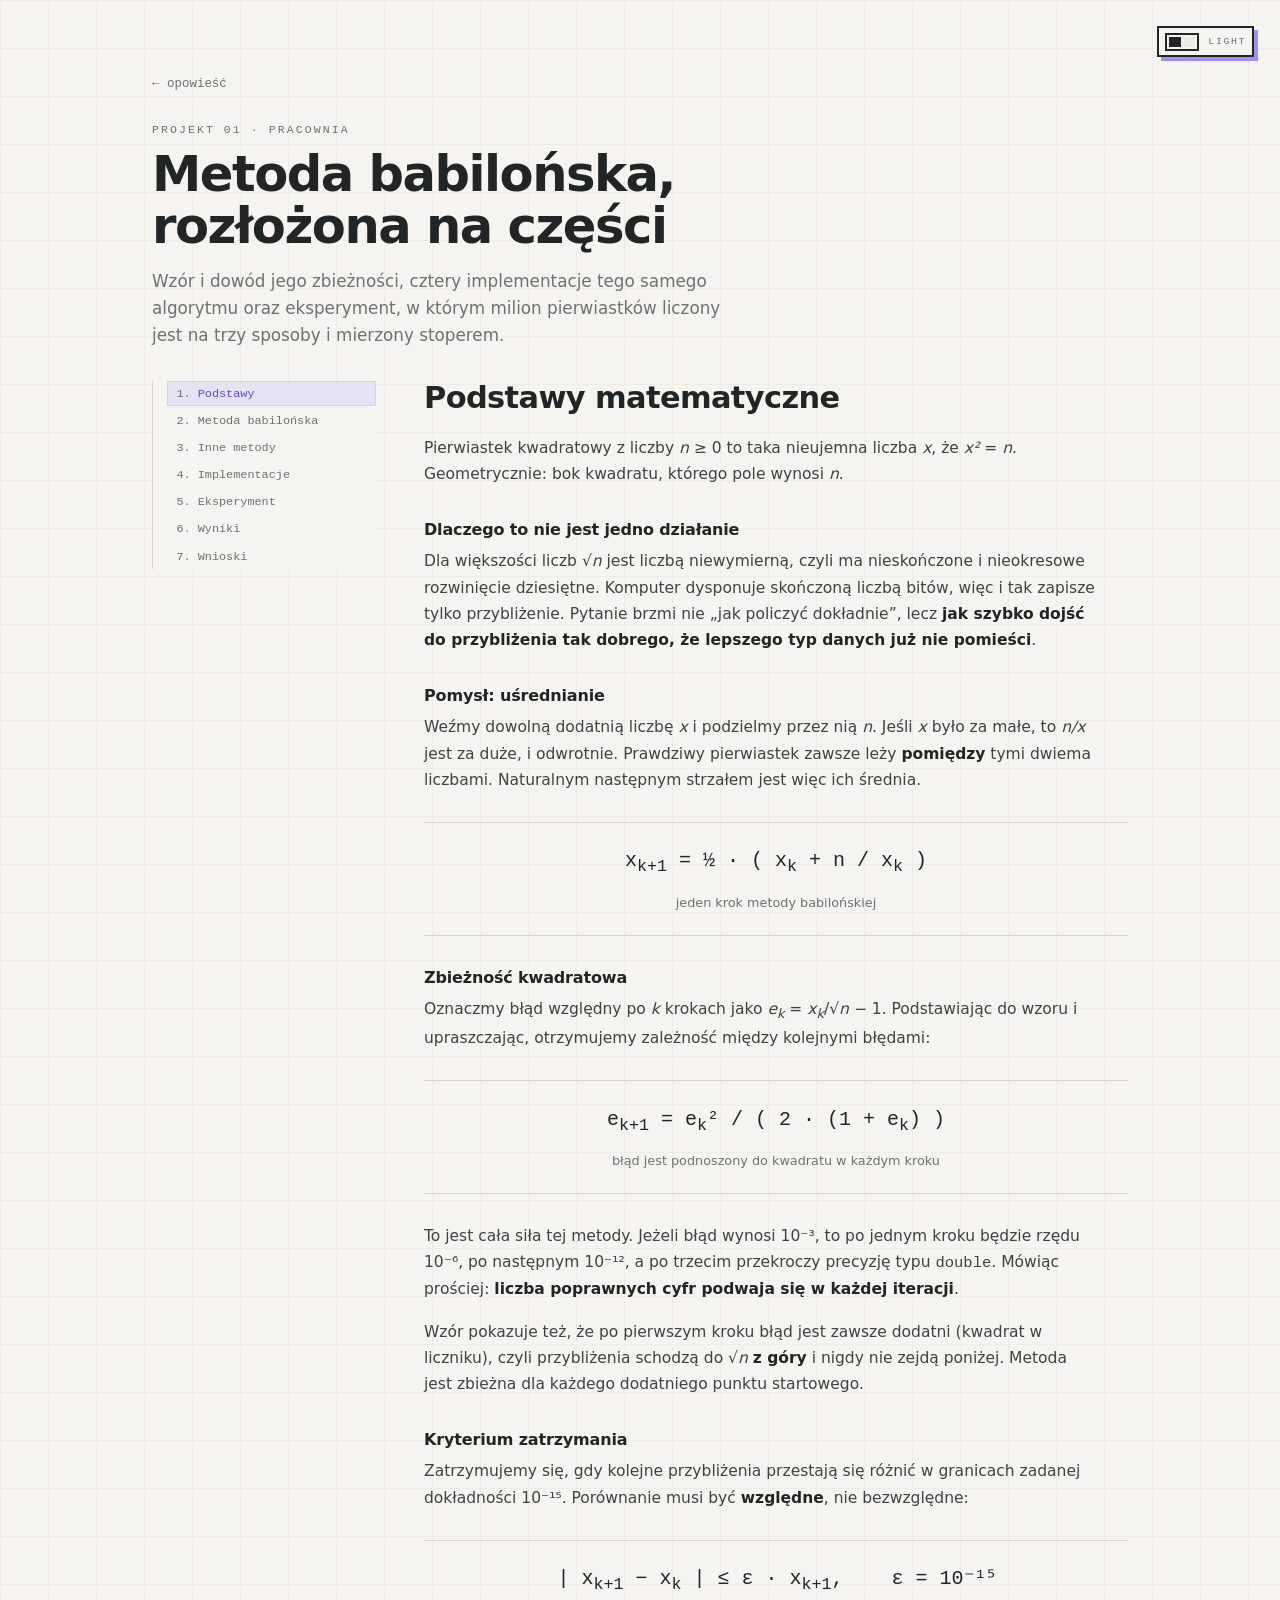
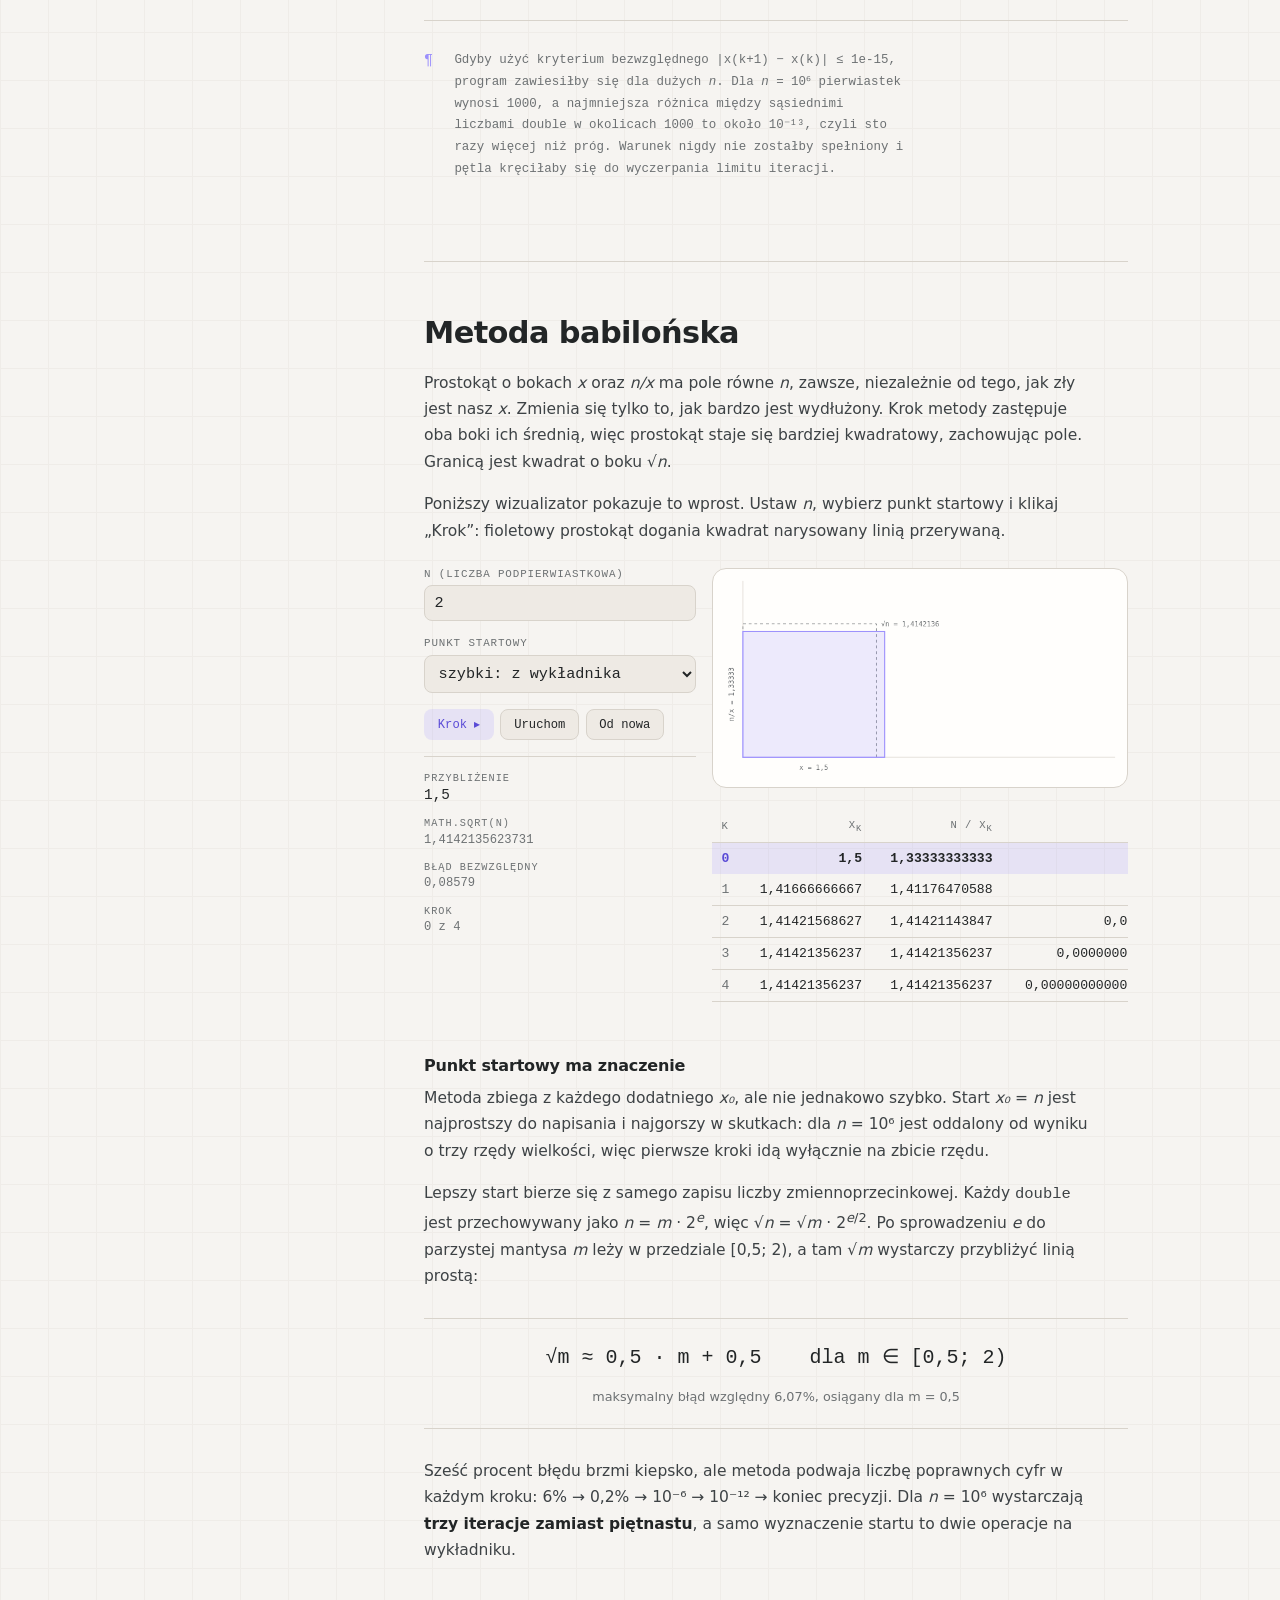
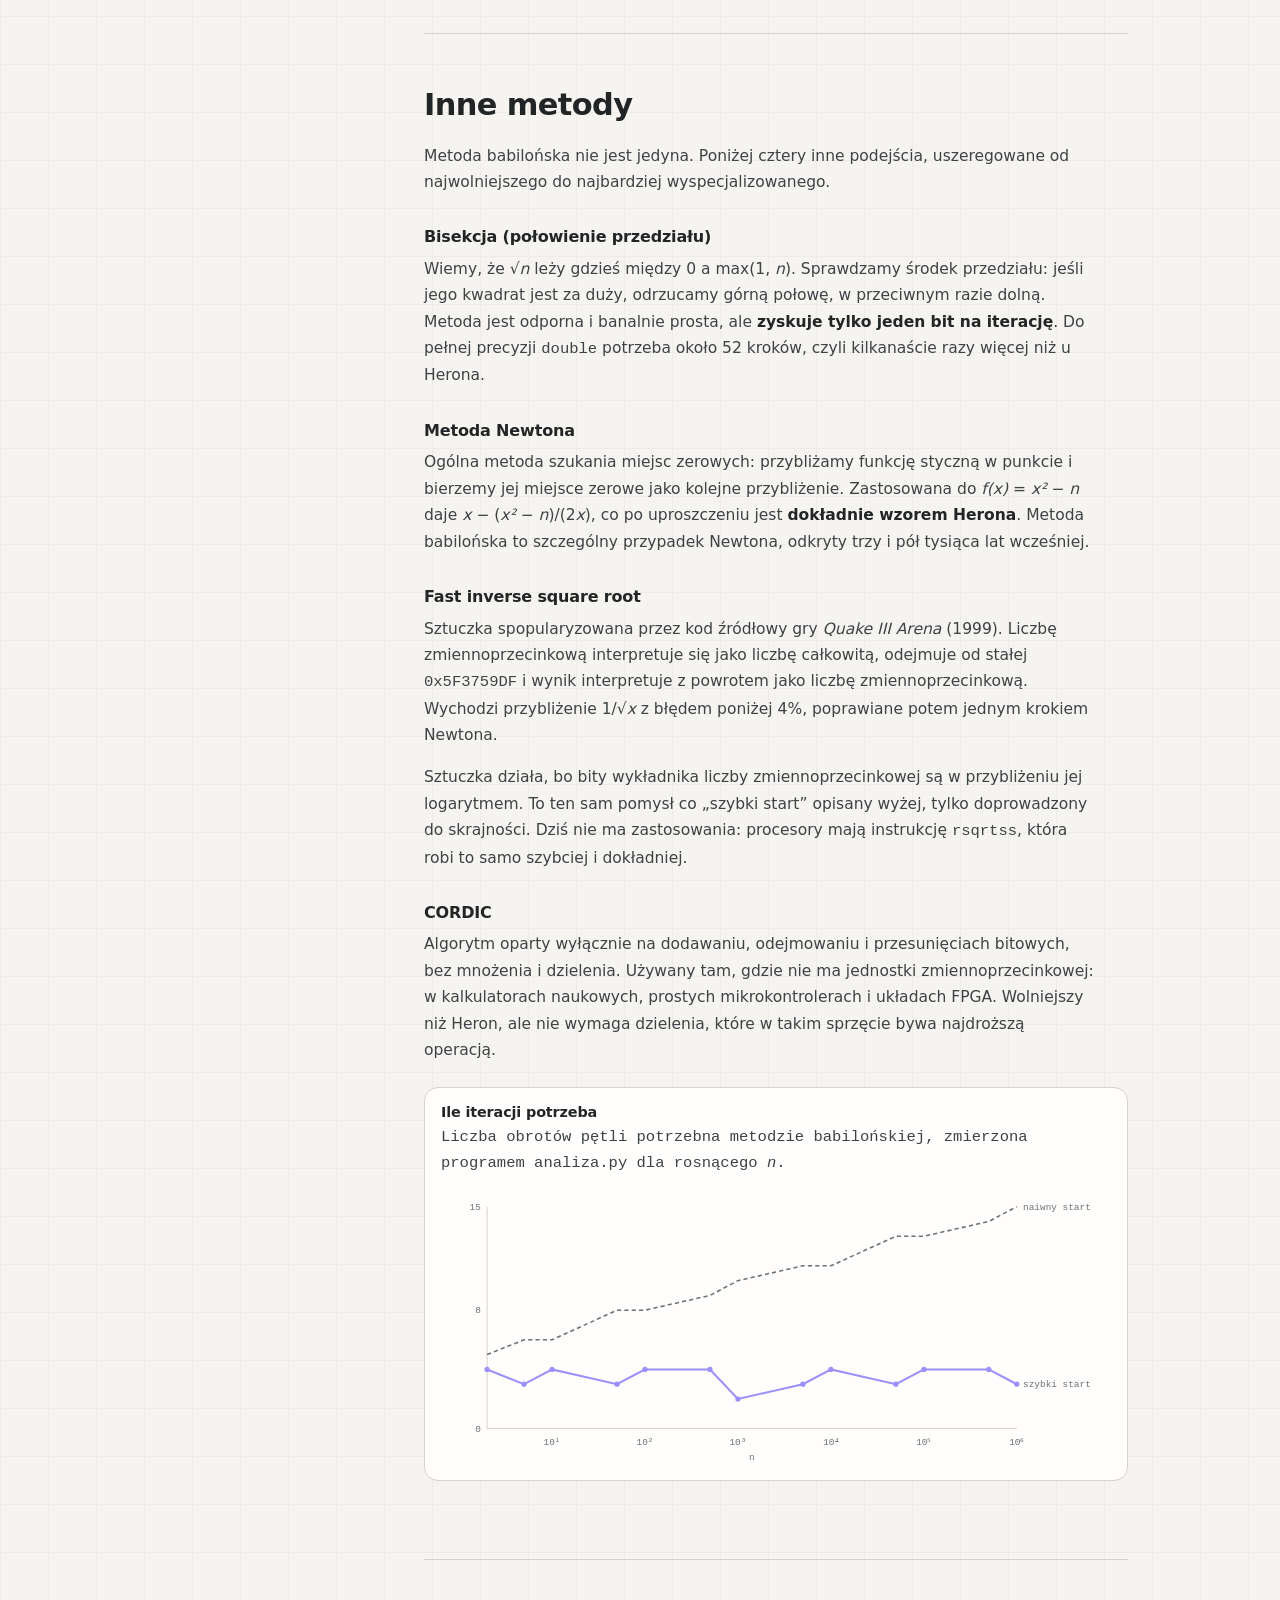
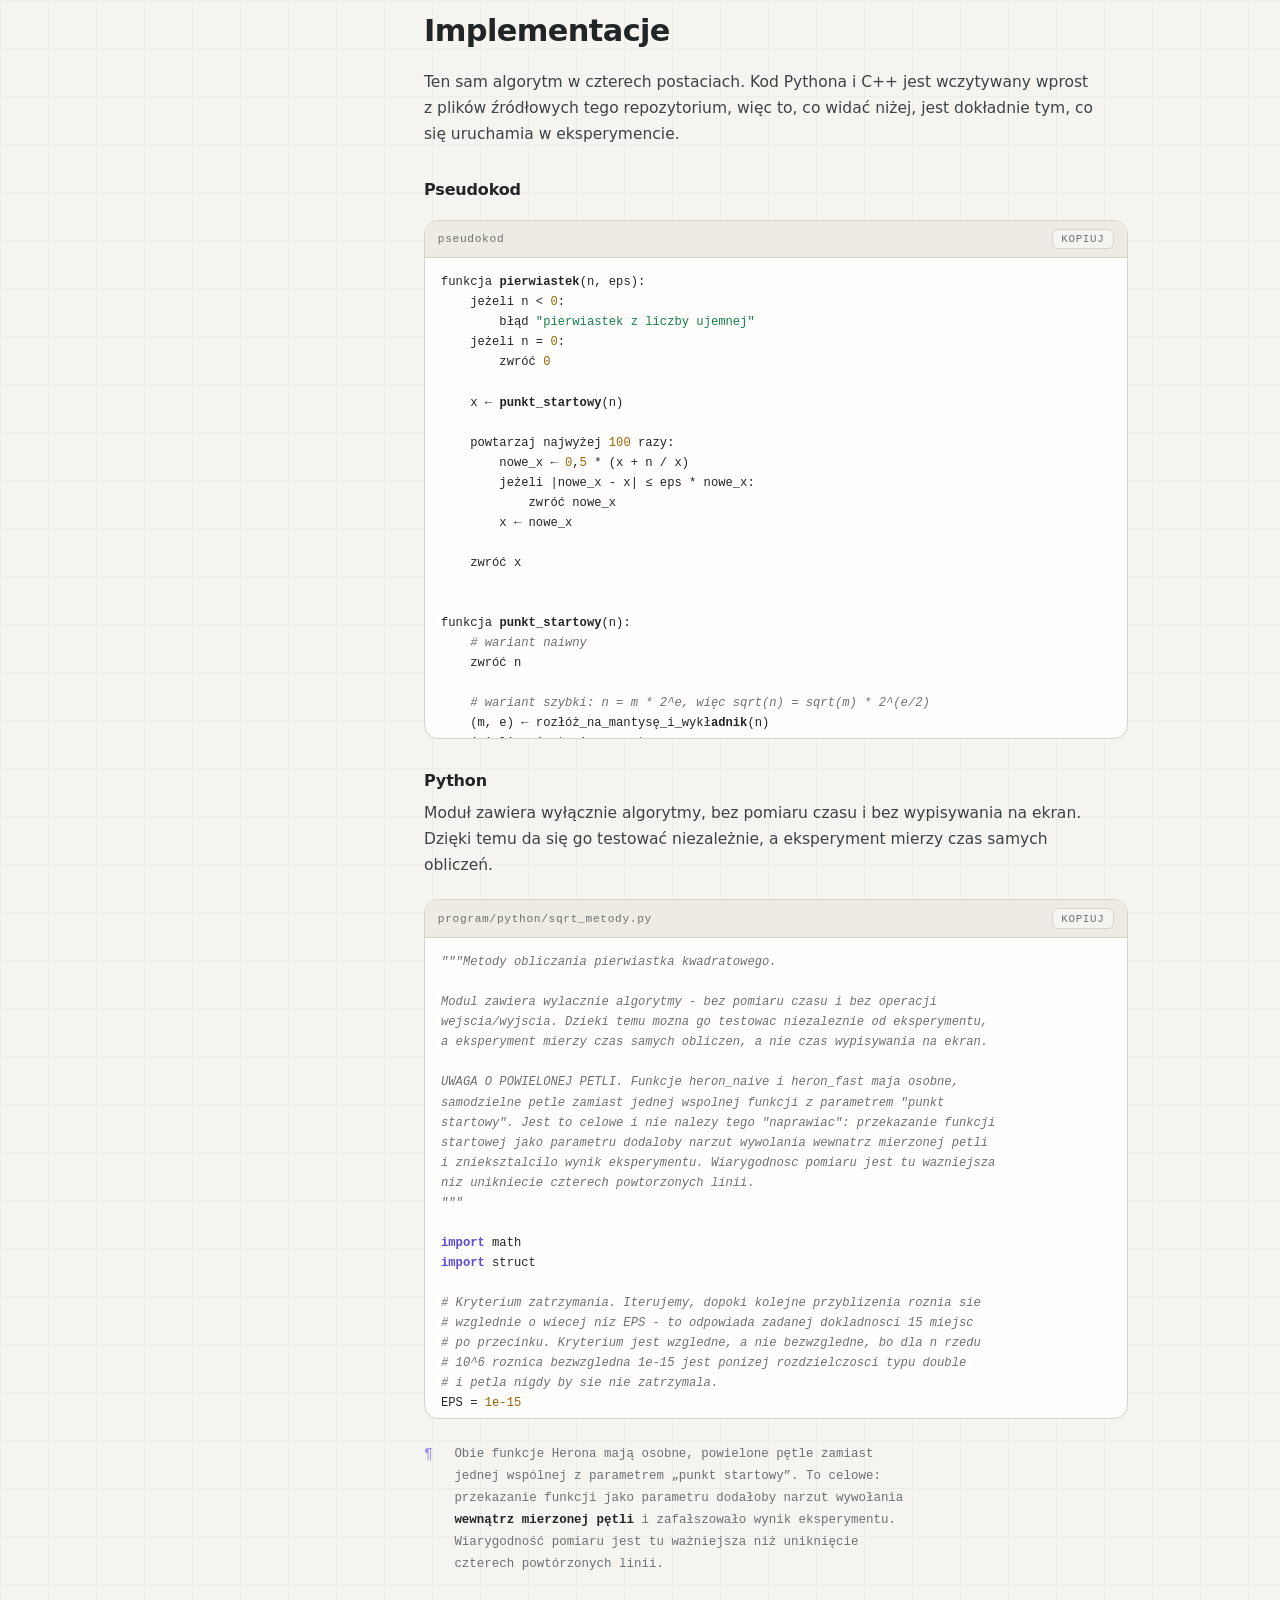
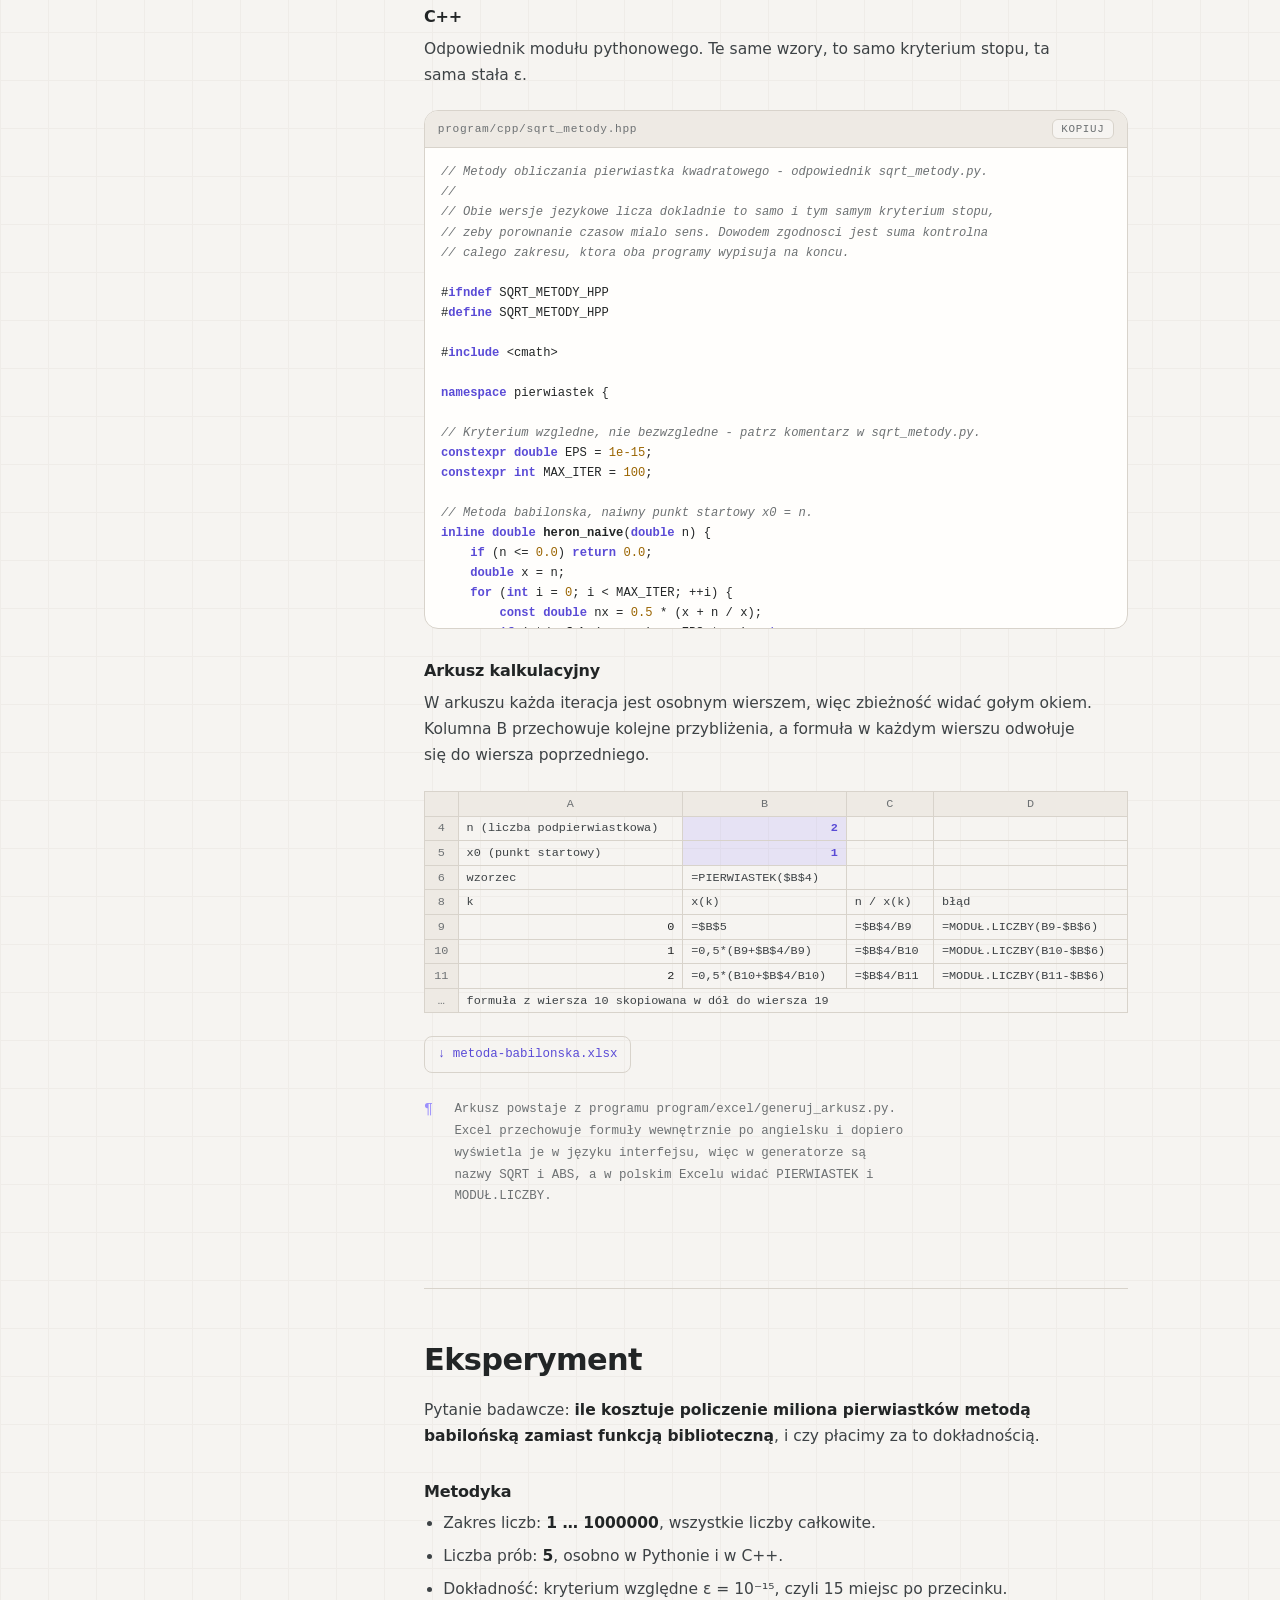
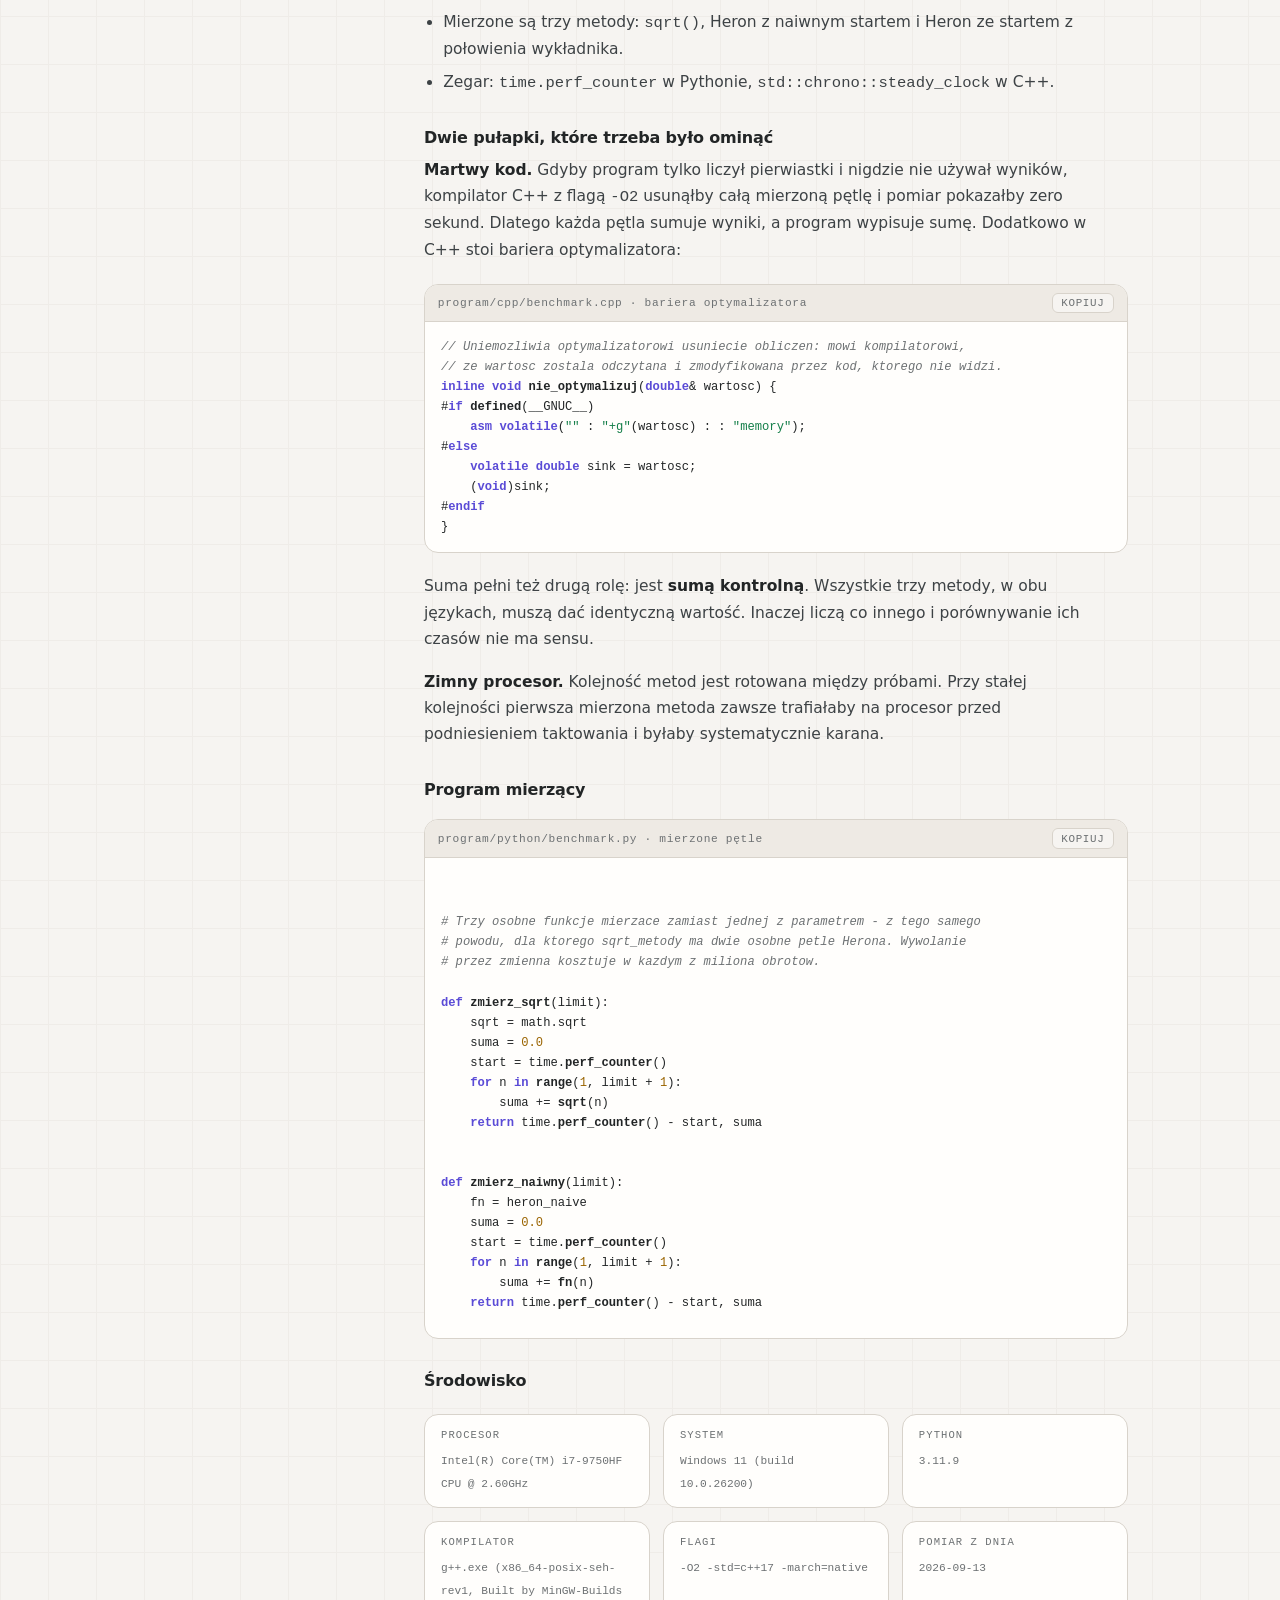
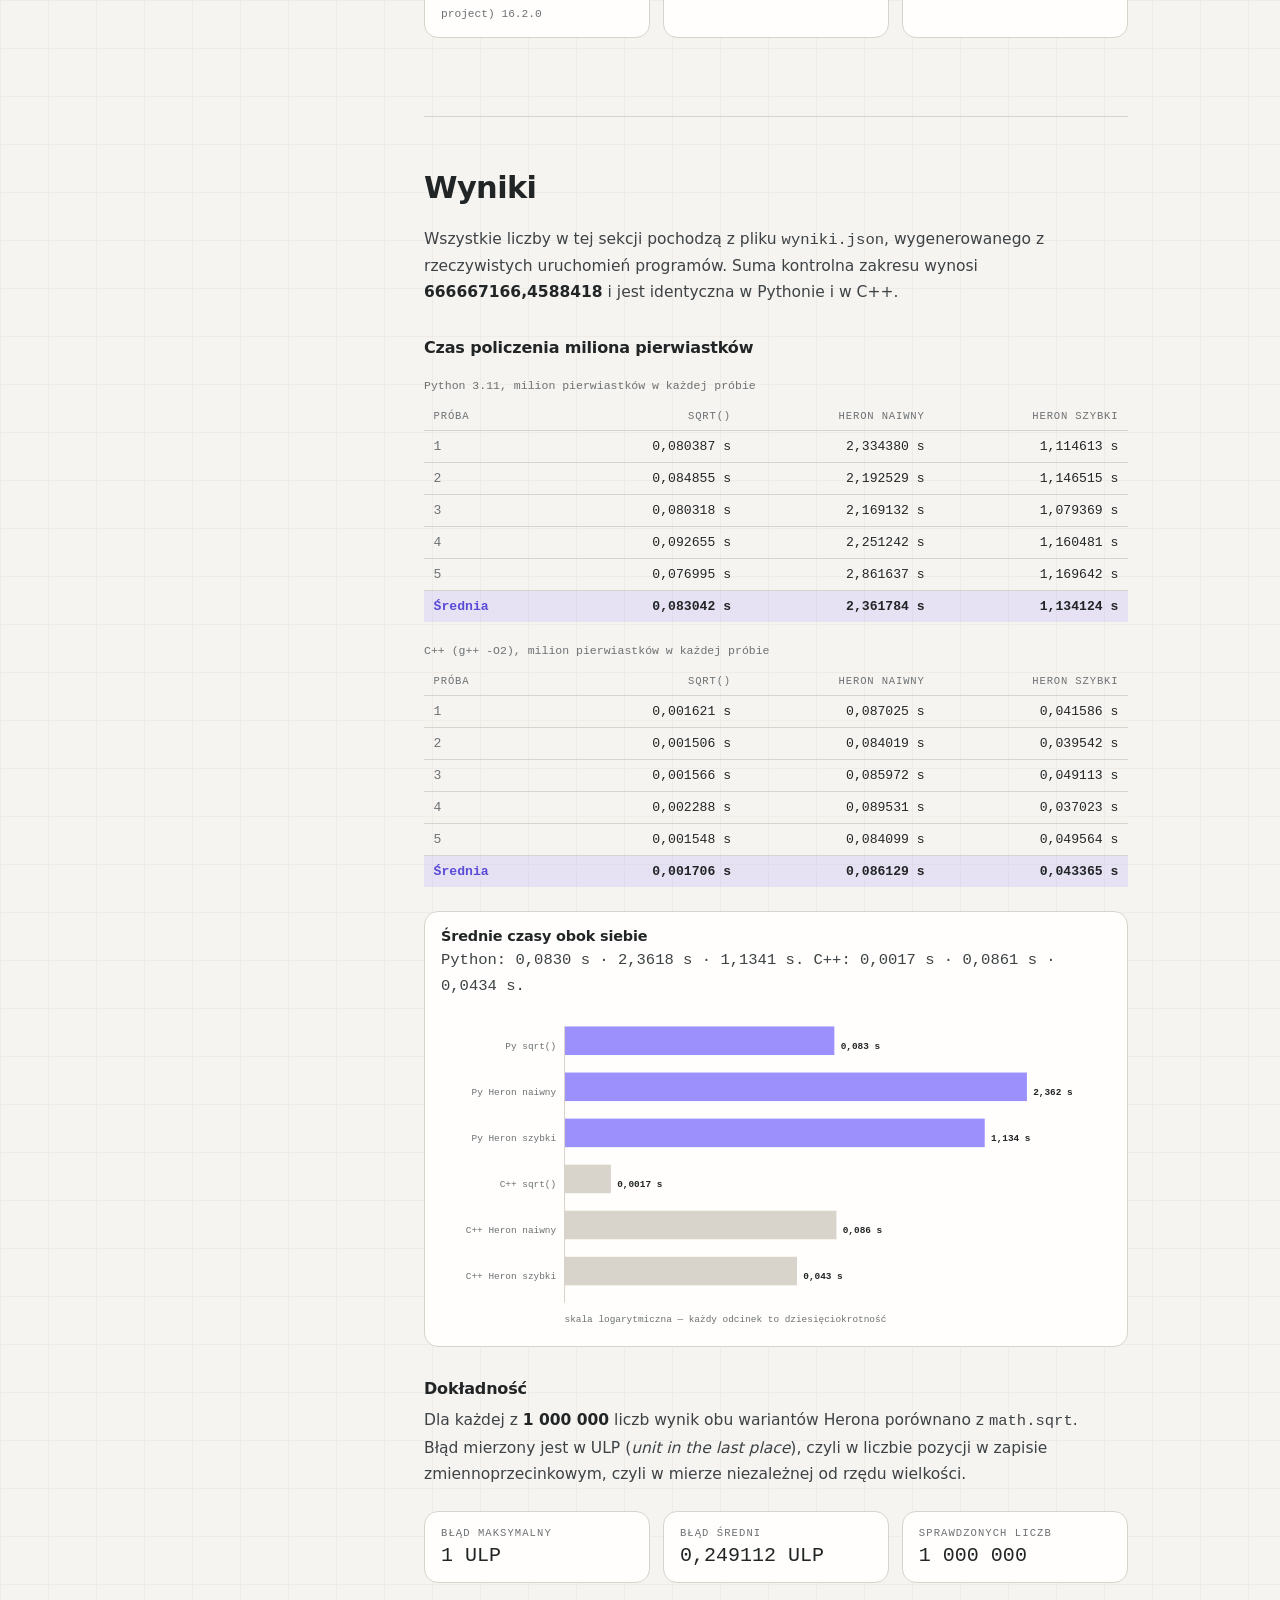
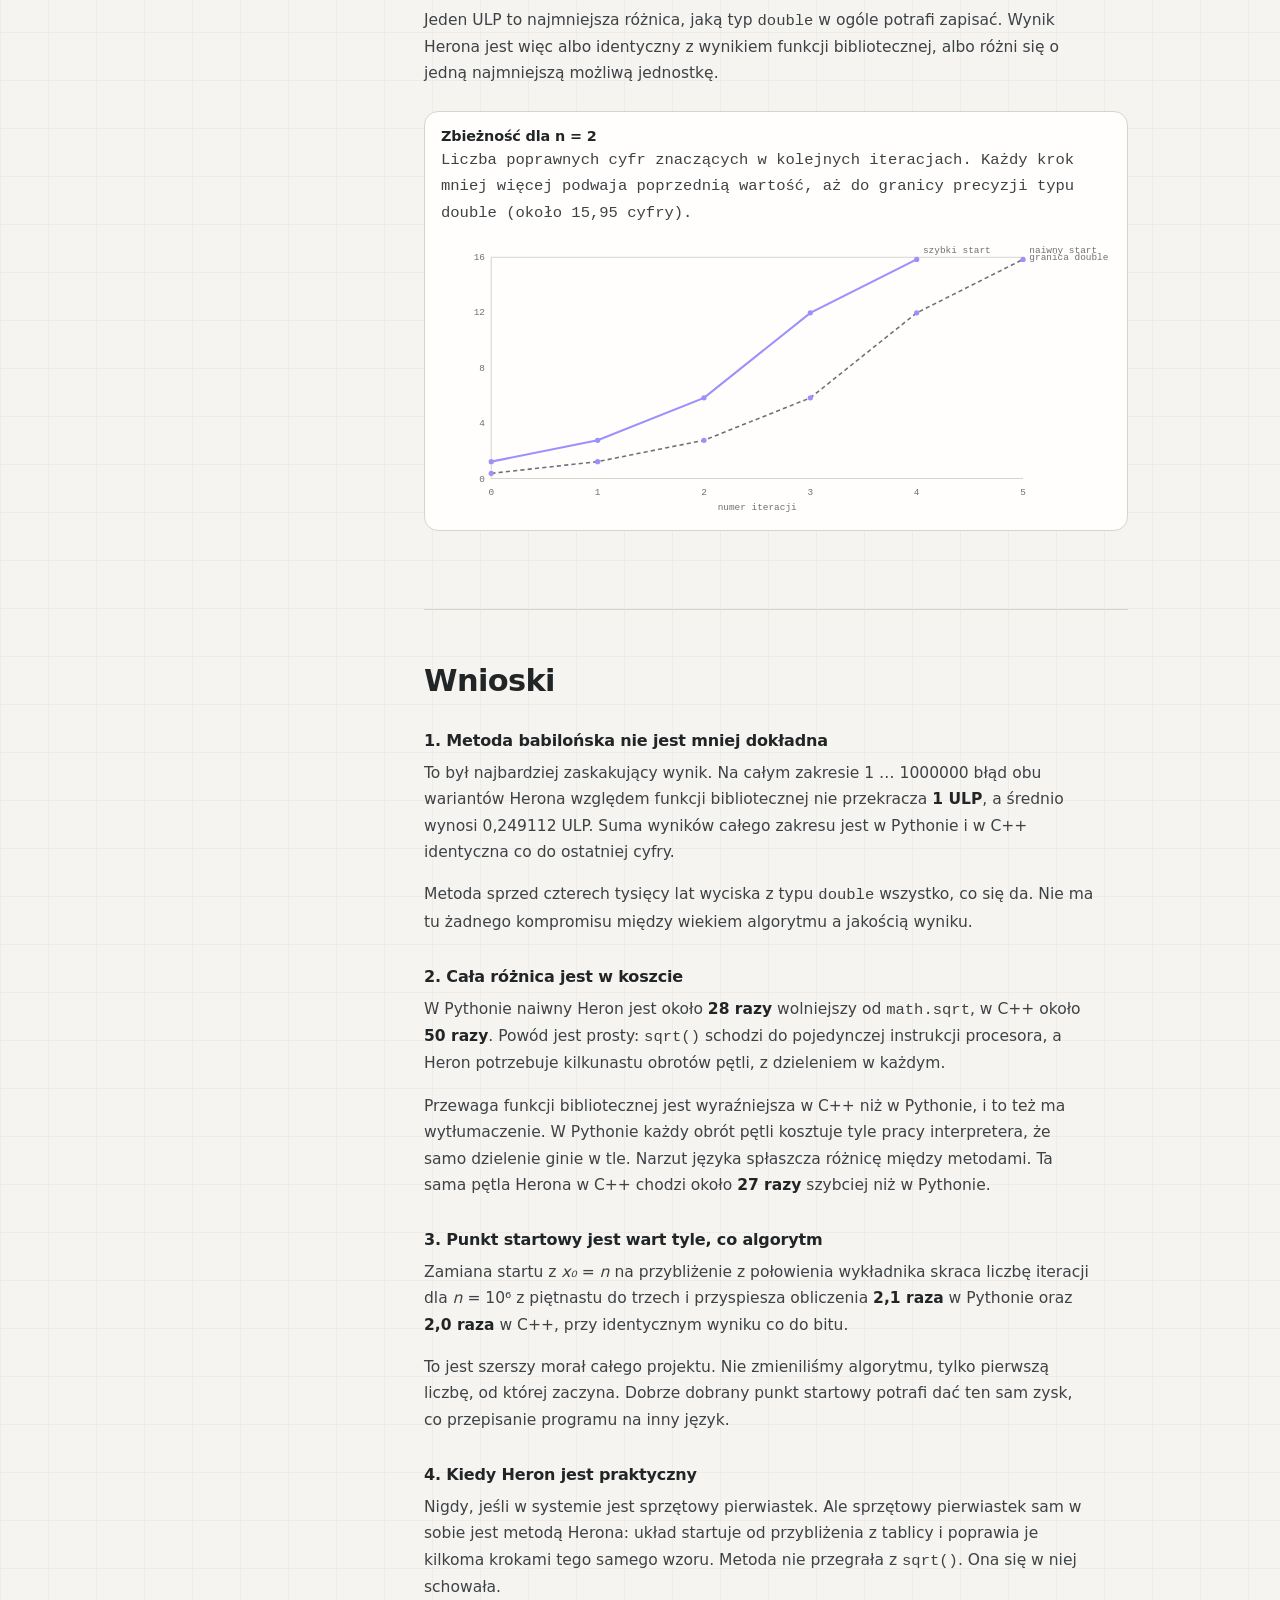
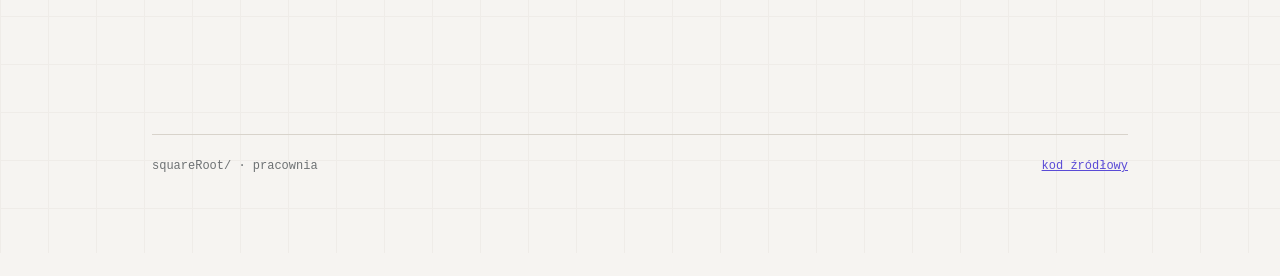
<file: squareRoot/pracownia.html>
<!doctype html>
<html lang="pl">
<head>
<meta charset="utf-8">
<meta name="viewport" content="width=device-width, initial-scale=1">
<title>Pracownia — pierwiastek kwadratowy</title>
<meta name="description" content="Teoria metody babilońskiej, implementacje w pseudokodzie, Pythonie, C++ i arkuszu kalkulacyjnym, oraz zmierzony eksperyment porównujący ją z funkcją sqrt().">
<link rel="icon" href="../assets/favicon.ico" sizes="16x16 32x32 48x48 64x64">
<link rel="stylesheet" href="../assets/site.css">
<link rel="stylesheet" href="assets/projekt.css">
<script src="../assets/theme.js"></script>
</head>
<body>
<button class="theme-toggle" type="button" aria-pressed="false" aria-label="Przełącz motyw">
  <span class="track"><span class="knob"></span></span>
  <span class="label">jasny</span>
</button>

<main class="wrap">
  <a class="back" href="index.html">← opowieść</a>

  <p class="eyebrow">Projekt 01 · pracownia</p>
  <h1>Metoda babilońska,<br>rozłożona na części</h1>
  <p class="lede">
    Wzór i dowód jego zbieżności, cztery implementacje tego samego algorytmu
    oraz eksperyment, w którym milion pierwiastków liczony jest na trzy sposoby
    i mierzony stoperem.
  </p>

  <div class="pracownia-uklad">
    <nav class="szyna" aria-label="Sekcje pracowni">
      <ol>
        <li><a href="#podstawy">Podstawy</a></li>
        <li><a href="#babilonska">Metoda babilońska</a></li>
        <li><a href="#inne">Inne metody</a></li>
        <li><a href="#implementacje">Implementacje</a></li>
        <li><a href="#eksperyment">Eksperyment</a></li>
        <li><a href="#wyniki">Wyniki</a></li>
        <li><a href="#wnioski">Wnioski</a></li>
      </ol>
    </nav>

    <div>

    <!-- ================= 1. PODSTAWY ================= -->
    <section class="sekcja" id="podstawy">
      <h2>Podstawy matematyczne</h2>

      <p>
        Pierwiastek kwadratowy z liczby <em>n</em> ≥ 0 to taka nieujemna liczba
        <em>x</em>, że <em>x²</em> = <em>n</em>. Geometrycznie: bok kwadratu,
        którego pole wynosi <em>n</em>.
      </p>

      <h3>Dlaczego to nie jest jedno działanie</h3>
      <p>
        Dla większości liczb √<em>n</em> jest liczbą niewymierną, czyli ma
        nieskończone i nieokresowe rozwinięcie dziesiętne. Komputer dysponuje
        skończoną liczbą bitów, więc i tak zapisze tylko przybliżenie.
        Pytanie brzmi nie „jak policzyć dokładnie”, lecz <strong>jak szybko
        dojść do przybliżenia tak dobrego, że lepszego typ danych już nie
        pomieści</strong>.
      </p>

      <h3>Pomysł: uśrednianie</h3>
      <p>
        Weźmy dowolną dodatnią liczbę <em>x</em> i podzielmy przez nią
        <em>n</em>. Jeśli <em>x</em> było za małe, to <em>n/x</em> jest za duże,
        i odwrotnie. Prawdziwy pierwiastek zawsze leży <strong>pomiędzy</strong>
        tymi dwiema liczbami. Naturalnym następnym strzałem jest więc ich
        średnia.
      </p>

      <div class="wzor">
        x<sub>k+1</sub> = ½ · ( x<sub>k</sub> + n / x<sub>k</sub> )
        <em>jeden krok metody babilońskiej</em>
      </div>

      <h3>Zbieżność kwadratowa</h3>
      <p>
        Oznaczmy błąd względny po <em>k</em> krokach jako
        <em>e<sub>k</sub></em> = <em>x<sub>k</sub></em>/√<em>n</em> − 1.
        Podstawiając do wzoru i upraszczając, otrzymujemy zależność między
        kolejnymi błędami:
      </p>

      <div class="wzor">
        e<sub>k+1</sub> = e<sub>k</sub>² / ( 2 · (1 + e<sub>k</sub>) )
        <em>błąd jest podnoszony do kwadratu w każdym kroku</em>
      </div>

      <p>
        To jest cała siła tej metody. Jeżeli błąd wynosi 10⁻³, to po jednym
        kroku będzie rzędu 10⁻⁶, po następnym 10⁻¹², a po trzecim przekroczy
        precyzję typu <code>double</code>. Mówiąc prościej:
        <strong>liczba poprawnych cyfr podwaja się w każdej iteracji</strong>.
      </p>

      <p>
        Wzór pokazuje też, że po pierwszym kroku błąd jest zawsze dodatni
        (kwadrat w liczniku), czyli przybliżenia schodzą do √<em>n</em>
        <strong>z góry</strong> i nigdy nie zejdą poniżej. Metoda jest zbieżna
        dla każdego dodatniego punktu startowego.
      </p>

      <h3>Kryterium zatrzymania</h3>
      <p>
        Zatrzymujemy się, gdy kolejne przybliżenia przestają się różnić
        w granicach zadanej dokładności 10⁻¹⁵. Porównanie musi być
        <strong>względne</strong>, nie bezwzględne:
      </p>

      <div class="wzor">
        | x<sub>k+1</sub> − x<sub>k</sub> | ≤ ε · x<sub>k+1</sub>,
        &nbsp;&nbsp; ε = 10⁻¹⁵
      </div>

      <div class="uwaga">
        <p>
          Gdyby użyć kryterium bezwzględnego <code>|x(k+1) − x(k)| ≤ 1e-15</code>,
          program zawiesiłby się dla dużych <em>n</em>. Dla <em>n</em> = 10⁶
          pierwiastek wynosi 1000, a najmniejsza różnica między sąsiednimi
          liczbami <code>double</code> w okolicach 1000 to około 10⁻¹³, czyli
          sto razy więcej niż próg. Warunek nigdy nie zostałby spełniony
          i pętla kręciłaby się do wyczerpania limitu iteracji.
        </p>
      </div>
    </section>

    <!-- ================= 2. METODA BABILOŃSKA ================= -->
    <section class="sekcja" id="babilonska">
      <h2>Metoda babilońska</h2>

      <p>
        Prostokąt o bokach <em>x</em> oraz <em>n/x</em> ma pole równe <em>n</em>, zawsze, niezależnie od tego, jak zły jest nasz
        <em>x</em>. Zmienia się tylko to, jak bardzo jest wydłużony.
        Krok metody zastępuje oba boki ich średnią, więc prostokąt staje się
        bardziej kwadratowy, zachowując pole. Granicą jest kwadrat o boku
        √<em>n</em>.
      </p>

      <p>
        Poniższy wizualizator pokazuje to wprost. Ustaw <em>n</em>, wybierz
        punkt startowy i klikaj „Krok”: fioletowy prostokąt dogania kwadrat
        narysowany linią przerywaną.
      </p>

      <div class="wizualizator" id="wizualizator">
        <div class="sterowanie">
          <div class="pole">
            <label for="pole-n">n (liczba podpierwiastkowa)</label>
            <input id="pole-n" data-rola="n" type="number" value="2" min="0" step="any">
          </div>
          <div class="pole">
            <label for="pole-start">punkt startowy</label>
            <select id="pole-start" data-rola="start">
              <option value="naive">naiwny: x₀ = n</option>
              <option value="fast" selected>szybki: z wykładnika</option>
            </select>
          </div>

          <div class="przyciski">
            <button type="button" class="glowny" data-rola="krok">Krok ▸</button>
            <button type="button" data-rola="bieg">Uruchom</button>
            <button type="button" data-rola="reset">Od nowa</button>
          </div>

          <dl class="odczyt">
            <dt>przybliżenie</dt>
            <dd data-rola="przyblizenie">—</dd>
            <dt>Math.sqrt(n)</dt>
            <dd class="drobne" data-rola="wzorzec">—</dd>
            <dt>błąd bezwzględny</dt>
            <dd class="drobne" data-rola="blad">—</dd>
            <dt>krok</dt>
            <dd class="drobne" data-rola="ile-krokow">—</dd>
          </dl>
        </div>

        <div>
          <canvas class="scena-rysunku" data-rola="plotno" width="720" height="380"></canvas>
          <div class="przewijana">
            <table class="tabela">
              <thead>
                <tr><th>k</th><th>x<sub>k</sub></th><th>n / x<sub>k</sub></th><th>błąd</th></tr>
              </thead>
              <tbody data-rola="tabela"></tbody>
            </table>
          </div>
        </div>
      </div>

      <h3>Punkt startowy ma znaczenie</h3>
      <p>
        Metoda zbiega z każdego dodatniego <em>x₀</em>, ale nie jednakowo
        szybko. Start <em>x₀</em> = <em>n</em> jest najprostszy do napisania
        i najgorszy w skutkach: dla <em>n</em> = 10⁶ jest oddalony od wyniku
        o trzy rzędy wielkości, więc pierwsze kroki idą wyłącznie na zbicie
        rzędu.
      </p>
      <p>
        Lepszy start bierze się z samego zapisu liczby zmiennoprzecinkowej.
        Każdy <code>double</code> jest przechowywany jako
        <em>n</em> = <em>m</em> · 2<sup><em>e</em></sup>, więc
        √<em>n</em> = √<em>m</em> · 2<sup><em>e</em>/2</sup>. Po sprowadzeniu
        <em>e</em> do parzystej mantysa <em>m</em> leży w przedziale
        [0,5; 2), a tam √<em>m</em> wystarczy przybliżyć linią prostą:
      </p>

      <div class="wzor">
        √m ≈ 0,5 · m + 0,5 &nbsp;&nbsp; dla m ∈ [0,5; 2)
        <em>maksymalny błąd względny 6,07%, osiągany dla m = 0,5</em>
      </div>

      <p>
        Sześć procent błędu brzmi kiepsko, ale metoda podwaja liczbę poprawnych
        cyfr w każdym kroku: 6% → 0,2% → 10⁻⁶ → 10⁻¹² → koniec precyzji.
        Dla <em>n</em> = 10⁶ wystarczają <strong>trzy iteracje zamiast
        piętnastu</strong>, a samo wyznaczenie startu to dwie operacje na
        wykładniku.
      </p>
    </section>

    <!-- ================= 3. INNE METODY ================= -->
    <section class="sekcja" id="inne">
      <h2>Inne metody</h2>

      <p>
        Metoda babilońska nie jest jedyna. Poniżej cztery inne podejścia,
        uszeregowane od najwolniejszego do najbardziej wyspecjalizowanego.
      </p>

      <h3>Bisekcja (połowienie przedziału)</h3>
      <p>
        Wiemy, że √<em>n</em> leży gdzieś między 0 a max(1, <em>n</em>).
        Sprawdzamy środek przedziału: jeśli jego kwadrat jest za duży, odrzucamy
        górną połowę, w przeciwnym razie dolną. Metoda jest odporna i banalnie
        prosta, ale <strong>zyskuje tylko jeden bit na iterację</strong>.
        Do pełnej precyzji <code>double</code> potrzeba około 52 kroków,
        czyli kilkanaście razy więcej niż u Herona.
      </p>

      <h3>Metoda Newtona</h3>
      <p>
        Ogólna metoda szukania miejsc zerowych: przybliżamy funkcję styczną
        w punkcie i bierzemy jej miejsce zerowe jako kolejne przybliżenie.
        Zastosowana do <em>f(x)</em> = <em>x²</em> − <em>n</em> daje
        <em>x</em> − (<em>x²</em> − <em>n</em>)/(2<em>x</em>), co po uproszczeniu
        jest <strong>dokładnie wzorem Herona</strong>. Metoda babilońska to
        szczególny przypadek Newtona, odkryty trzy i pół tysiąca lat wcześniej.
      </p>

      <h3>Fast inverse square root</h3>
      <p>
        Sztuczka spopularyzowana przez kod źródłowy gry <em>Quake III Arena</em>
        (1999). Liczbę zmiennoprzecinkową interpretuje się jako liczbę całkowitą,
        odejmuje od stałej <code>0x5F3759DF</code> i wynik interpretuje z powrotem
        jako liczbę zmiennoprzecinkową. Wychodzi przybliżenie
        1/√<em>x</em> z błędem poniżej 4%, poprawiane potem jednym krokiem
        Newtona.
      </p>
      <p>
        Sztuczka działa, bo bity wykładnika liczby zmiennoprzecinkowej są
        w przybliżeniu jej logarytmem. To ten sam pomysł co „szybki start”
        opisany wyżej, tylko doprowadzony do skrajności. Dziś nie ma
        zastosowania: procesory mają instrukcję <code>rsqrtss</code>, która
        robi to samo szybciej i dokładniej.
      </p>

      <h3>CORDIC</h3>
      <p>
        Algorytm oparty wyłącznie na dodawaniu, odejmowaniu i przesunięciach
        bitowych, bez mnożenia i dzielenia. Używany tam, gdzie nie ma jednostki
        zmiennoprzecinkowej: w kalkulatorach naukowych, prostych
        mikrokontrolerach i układach FPGA. Wolniejszy niż Heron, ale nie wymaga
        dzielenia, które w takim sprzęcie bywa najdroższą operacją.
      </p>

      <div class="wykres">
        <h3>Ile iteracji potrzeba</h3>
        <p class="podpis" id="opis-iteracji">
          Liczba obrotów pętli potrzebna metodzie babilońskiej, zmierzona
          programem <code>analiza.py</code> dla rosnącego <em>n</em>.
        </p>
        <div id="wykres-iteracji"></div>
      </div>
    </section>

    <!-- ================= 4. IMPLEMENTACJE ================= -->
    <section class="sekcja" id="implementacje">
      <h2>Implementacje</h2>

      <p>
        Ten sam algorytm w czterech postaciach. Kod Pythona i C++ jest wczytywany
        wprost z plików źródłowych tego repozytorium, więc to, co widać niżej,
        jest dokładnie tym, co się uruchamia w eksperymencie.
      </p>

      <h3>Pseudokod</h3>
      <figure class="blok-kodu">
        <figcaption>pseudokod</figcaption>
        <pre><code data-jezyk="python">funkcja pierwiastek(n, eps):
    jeżeli n &lt; 0:
        błąd "pierwiastek z liczby ujemnej"
    jeżeli n = 0:
        zwróć 0

    x ← punkt_startowy(n)

    powtarzaj najwyżej 100 razy:
        nowe_x ← 0,5 * (x + n / x)
        jeżeli |nowe_x - x| ≤ eps * nowe_x:
            zwróć nowe_x
        x ← nowe_x

    zwróć x


funkcja punkt_startowy(n):
    # wariant naiwny
    zwróć n

    # wariant szybki: n = m * 2^e, więc sqrt(n) = sqrt(m) * 2^(e/2)
    (m, e) ← rozłóż_na_mantysę_i_wykładnik(n)
    jeżeli e jest nieparzyste:
        m ← m * 2
        e ← e - 1
    zwróć (0,5 * m + 0,5) * 2^(e/2)</code></pre>
      </figure>

      <h3>Python</h3>
      <p>
        Moduł zawiera wyłącznie algorytmy, bez pomiaru czasu i bez wypisywania
        na ekran. Dzięki temu da się go testować niezależnie, a eksperyment
        mierzy czas samych obliczeń.
      </p>
      <figure class="blok-kodu" data-plik="program/python/sqrt_metody.py">
        <figcaption>program/python/sqrt_metody.py</figcaption>
        <pre><code data-jezyk="python">Wczytywanie…</code></pre>
      </figure>

      <div class="uwaga">
        <p>
          Obie funkcje Herona mają osobne, powielone pętle zamiast jednej
          wspólnej z parametrem „punkt startowy”. To celowe: przekazanie
          funkcji jako parametru dodałoby narzut wywołania <strong>wewnątrz
          mierzonej pętli</strong> i zafałszowało wynik eksperymentu.
          Wiarygodność pomiaru jest tu ważniejsza niż uniknięcie czterech
          powtórzonych linii.
        </p>
      </div>

      <h3>C++</h3>
      <p>
        Odpowiednik modułu pythonowego. Te same wzory, to samo kryterium stopu,
        ta sama stała ε.
      </p>
      <figure class="blok-kodu" data-plik="program/cpp/sqrt_metody.hpp">
        <figcaption>program/cpp/sqrt_metody.hpp</figcaption>
        <pre><code data-jezyk="cpp">Wczytywanie…</code></pre>
      </figure>

      <h3>Arkusz kalkulacyjny</h3>
      <p>
        W arkuszu każda iteracja jest osobnym wierszem, więc zbieżność widać
        gołym okiem. Kolumna B przechowuje kolejne przybliżenia, a formuła
        w każdym wierszu odwołuje się do wiersza poprzedniego.
      </p>

      <div class="przewijana">
        <table class="arkusz">
          <thead>
            <tr><th></th><th>A</th><th>B</th><th>C</th><th>D</th></tr>
          </thead>
          <tbody>
            <tr>
              <td class="naglowek-wiersza">4</td>
              <td class="formula">n (liczba podpierwiastkowa)</td>
              <td class="wejscie-arkusza">2</td>
              <td></td><td></td>
            </tr>
            <tr>
              <td class="naglowek-wiersza">5</td>
              <td class="formula">x0 (punkt startowy)</td>
              <td class="wejscie-arkusza">1</td>
              <td></td><td></td>
            </tr>
            <tr>
              <td class="naglowek-wiersza">6</td>
              <td class="formula">wzorzec</td>
              <td class="formula">=PIERWIASTEK($B$4)</td>
              <td></td><td></td>
            </tr>
            <tr>
              <td class="naglowek-wiersza">8</td>
              <td class="formula">k</td>
              <td class="formula">x(k)</td>
              <td class="formula">n / x(k)</td>
              <td class="formula">błąd</td>
            </tr>
            <tr>
              <td class="naglowek-wiersza">9</td>
              <td>0</td>
              <td class="formula">=$B$5</td>
              <td class="formula">=$B$4/B9</td>
              <td class="formula">=MODUŁ.LICZBY(B9-$B$6)</td>
            </tr>
            <tr>
              <td class="naglowek-wiersza">10</td>
              <td>1</td>
              <td class="formula">=0,5*(B9+$B$4/B9)</td>
              <td class="formula">=$B$4/B10</td>
              <td class="formula">=MODUŁ.LICZBY(B10-$B$6)</td>
            </tr>
            <tr>
              <td class="naglowek-wiersza">11</td>
              <td>2</td>
              <td class="formula">=0,5*(B10+$B$4/B10)</td>
              <td class="formula">=$B$4/B11</td>
              <td class="formula">=MODUŁ.LICZBY(B11-$B$6)</td>
            </tr>
            <tr>
              <td class="naglowek-wiersza">…</td>
              <td class="formula" colspan="4">formuła z wiersza 10 skopiowana w dół do wiersza 19</td>
            </tr>
          </tbody>
        </table>
      </div>

      <p>
        <a class="pobierz" href="program/excel/metoda-babilonska.xlsx" download>
          ↓ metoda-babilonska.xlsx
        </a>
      </p>

      <div class="uwaga">
        <p>
          Arkusz powstaje z programu <code>program/excel/generuj_arkusz.py</code>.
          Excel przechowuje formuły wewnętrznie po angielsku i dopiero wyświetla
          je w języku interfejsu, więc w generatorze są nazwy <code>SQRT</code>
          i <code>ABS</code>, a w polskim Excelu widać <code>PIERWIASTEK</code>
          i <code>MODUŁ.LICZBY</code>.
        </p>
      </div>
    </section>

    <!-- ================= 5. EKSPERYMENT ================= -->
    <section class="sekcja" id="eksperyment">
      <h2>Eksperyment</h2>

      <p>
        Pytanie badawcze: <strong>ile kosztuje policzenie miliona pierwiastków
        metodą babilońską zamiast funkcją biblioteczną</strong>, i czy płacimy
        za to dokładnością.
      </p>

      <h3>Metodyka</h3>
      <ul>
        <li>Zakres liczb: <strong data-liczba="zakres">…</strong>, wszystkie liczby całkowite.</li>
        <li>Liczba prób: <strong data-liczba="proby">…</strong>, osobno w Pythonie i w C++.</li>
        <li>Dokładność: kryterium względne ε = 10⁻¹⁵, czyli 15 miejsc po przecinku.</li>
        <li>Mierzone są trzy metody: <code>sqrt()</code>, Heron z naiwnym startem
            i Heron ze startem z połowienia wykładnika.</li>
        <li>Zegar: <code data-liczba="zegar-python">…</code> w Pythonie,
            <code data-liczba="zegar-cpp">…</code> w C++.</li>
      </ul>

      <h3>Dwie pułapki, które trzeba było ominąć</h3>

      <p>
        <strong>Martwy kod.</strong> Gdyby program tylko liczył pierwiastki
        i nigdzie nie używał wyników, kompilator C++ z flagą <code>-O2</code>
        usunąłby całą mierzoną pętlę i pomiar pokazałby zero sekund. Dlatego
        każda pętla sumuje wyniki, a program wypisuje sumę. Dodatkowo w C++
        stoi bariera optymalizatora:
      </p>

      <figure class="blok-kodu" data-plik="program/cpp/benchmark.cpp" data-od="25" data-do="34">
        <figcaption>program/cpp/benchmark.cpp · bariera optymalizatora</figcaption>
        <pre><code data-jezyk="cpp">Wczytywanie…</code></pre>
      </figure>

      <p>
        Suma pełni też drugą rolę: jest <strong>sumą kontrolną</strong>.
        Wszystkie trzy metody, w obu językach, muszą dać identyczną wartość.
        Inaczej liczą co innego i porównywanie ich czasów nie ma sensu.
      </p>

      <p>
        <strong>Zimny procesor.</strong> Kolejność metod jest rotowana między
        próbami. Przy stałej kolejności pierwsza mierzona metoda zawsze
        trafiałaby na procesor przed podniesieniem taktowania i byłaby
        systematycznie karana.
      </p>

      <h3>Program mierzący</h3>
      <figure class="blok-kodu" data-plik="program/python/benchmark.py" data-od="40" data-do="76">
        <figcaption>program/python/benchmark.py · mierzone pętle</figcaption>
        <pre><code data-jezyk="python">Wczytywanie…</code></pre>
      </figure>

      <h3>Środowisko</h3>
      <div class="karty">
        <div class="karta"><dt>procesor</dt><dd><small data-liczba="procesor">…</small></dd></div>
        <div class="karta"><dt>system</dt><dd><small data-liczba="system">…</small></dd></div>
        <div class="karta"><dt>Python</dt><dd><small data-liczba="wersja-python">…</small></dd></div>
        <div class="karta"><dt>kompilator</dt><dd><small data-liczba="kompilator">…</small></dd></div>
        <div class="karta"><dt>flagi</dt><dd><small data-liczba="flagi">…</small></dd></div>
        <div class="karta"><dt>pomiar z dnia</dt><dd><small data-liczba="wygenerowano">…</small></dd></div>
      </div>
    </section>

    <!-- ================= 6. WYNIKI ================= -->
    <section class="sekcja" id="wyniki">
      <h2>Wyniki</h2>

      <p id="stan-danych">
        Wszystkie liczby w tej sekcji pochodzą z pliku <code>wyniki.json</code>,
        wygenerowanego z rzeczywistych uruchomień programów. Suma kontrolna
        zakresu wynosi <strong data-liczba="suma-kontrolna">…</strong>
        i jest identyczna w Pythonie i w C++.
      </p>

      <h3>Czas policzenia miliona pierwiastków</h3>
      <div class="przewijana" id="tabela-python"></div>
      <div class="przewijana" id="tabela-cpp"></div>

      <div class="wykres">
        <h3>Średnie czasy obok siebie</h3>
        <p class="podpis">
          Python: <span data-liczba="py-sqrt">…</span> ·
          <span data-liczba="py-naiwny">…</span> ·
          <span data-liczba="py-szybki">…</span>.
          C++: <span data-liczba="cpp-sqrt">…</span> ·
          <span data-liczba="cpp-naiwny">…</span> ·
          <span data-liczba="cpp-szybki">…</span>.
        </p>
        <div id="wykres-czasow"></div>
      </div>

      <h3>Dokładność</h3>
      <p>
        Dla każdej z <strong data-liczba="policzone">…</strong> liczb wynik obu
        wariantów Herona porównano z <code>math.sqrt</code>. Błąd mierzony jest
        w ULP (<em>unit in the last place</em>), czyli w liczbie pozycji
        w zapisie zmiennoprzecinkowym, czyli w mierze niezależnej od rzędu wielkości.
      </p>

      <div class="karty">
        <div class="karta">
          <dt>błąd maksymalny</dt>
          <dd><span data-liczba="max-ulp">…</span> ULP</dd>
        </div>
        <div class="karta">
          <dt>błąd średni</dt>
          <dd><span data-liczba="sredni-ulp">…</span> ULP</dd>
        </div>
        <div class="karta">
          <dt>sprawdzonych liczb</dt>
          <dd><span data-liczba="policzone">…</span></dd>
        </div>
      </div>

      <p>
        Jeden ULP to najmniejsza różnica, jaką typ <code>double</code> w ogóle
        potrafi zapisać. Wynik Herona jest więc albo identyczny z wynikiem
        funkcji bibliotecznej, albo różni się o jedną najmniejszą możliwą
        jednostkę.
      </p>

      <div class="wykres">
        <h3>Zbieżność dla n = 2</h3>
        <p class="podpis">
          Liczba poprawnych cyfr znaczących w kolejnych iteracjach. Każdy krok
          mniej więcej podwaja poprzednią wartość, aż do granicy precyzji typu
          <code>double</code> (około 15,95 cyfry).
        </p>
        <div id="wykres-zbieznosci"></div>
      </div>
    </section>

    <!-- ================= 7. WNIOSKI ================= -->
    <section class="sekcja" id="wnioski">
      <h2>Wnioski</h2>

      <h3>1. Metoda babilońska nie jest mniej dokładna</h3>
      <p>
        To był najbardziej zaskakujący wynik. Na całym zakresie
        <span data-liczba="zakres">…</span> błąd obu wariantów Herona względem
        funkcji bibliotecznej nie przekracza
        <strong><span data-liczba="max-ulp">…</span> ULP</strong>, a średnio
        wynosi <span data-liczba="sredni-ulp">…</span> ULP. Suma wyników całego
        zakresu jest w Pythonie i w C++ identyczna co do ostatniej cyfry.
      </p>
      <p>
        Metoda sprzed czterech tysięcy lat wyciska z typu
        <code>double</code> wszystko, co się da. Nie ma tu żadnego kompromisu
        między wiekiem algorytmu a jakością wyniku.
      </p>

      <h3>2. Cała różnica jest w koszcie</h3>
      <p>
        W Pythonie naiwny Heron jest około
        <strong><span data-liczba="py-ile-razy">…</span> razy</strong> wolniejszy
        od <code>math.sqrt</code>, w C++ około
        <strong><span data-liczba="cpp-ile-razy">…</span> razy</strong>.
        Powód jest prosty: <code>sqrt()</code> schodzi do pojedynczej instrukcji
        procesora, a Heron potrzebuje kilkunastu obrotów pętli, z dzieleniem
        w każdym.
      </p>
      <p>
        Przewaga funkcji bibliotecznej jest wyraźniejsza w C++ niż w Pythonie,
        i to też ma wytłumaczenie. W Pythonie każdy obrót pętli kosztuje tyle
        pracy interpretera, że samo dzielenie ginie w tle. Narzut języka
        spłaszcza różnicę między metodami. Ta sama pętla Herona w C++ chodzi
        około <strong><span data-liczba="py-vs-cpp">…</span> razy</strong>
        szybciej niż w Pythonie.
      </p>

      <h3>3. Punkt startowy jest wart tyle, co algorytm</h3>
      <p>
        Zamiana startu z <em>x₀</em> = <em>n</em> na przybliżenie z połowienia
        wykładnika skraca liczbę iteracji dla <em>n</em> = 10⁶ z piętnastu do
        trzech i przyspiesza obliczenia
        <strong><span data-liczba="zysk-startu-py">…</span> raza</strong>
        w Pythonie oraz
        <strong><span data-liczba="zysk-startu-cpp">…</span> raza</strong>
        w C++, przy identycznym wyniku co do bitu.
      </p>
      <p>
        To jest szerszy morał całego projektu. Nie zmieniliśmy algorytmu, tylko
        pierwszą liczbę, od której zaczyna. Dobrze dobrany punkt startowy
        potrafi dać ten sam zysk, co przepisanie programu na inny język.
      </p>

      <h3>4. Kiedy Heron jest praktyczny</h3>
      <p>
        Nigdy, jeśli w systemie jest sprzętowy pierwiastek. Ale sprzętowy
        pierwiastek sam w sobie jest metodą Herona: układ startuje od
        przybliżenia z tablicy i poprawia je kilkoma krokami tego samego wzoru.
        Metoda nie przegrała z <code>sqrt()</code>. Ona się w niej schowała.
      </p>
    </section>

    </div>
  </div>

  <footer class="site">
    <span>squareRoot/ · pracownia</span>
    <a href="https://github.com/Alexander-288/informatica/tree/main/squareRoot">kod źródłowy</a>
  </footer>
</main>

<script type="module">
  import { wlaczUjawnianie, sledzSekcje, gdyWidoczny } from './assets/scrolly.js';
  import { podswietlBloki, wczytajKod, dodajKopiowanie } from './assets/kod.js';
  import { zbudujWizualizator } from './assets/heron.js';
  import {
    wczytajWyniki, tabelaCzasow, slupkiCzasow,
    wykresIteracji, wykresZbieznosci, wstawLiczby,
  } from './assets/wykresy.js';

  wlaczUjawnianie();
  sledzSekcje('.sekcja', '.szyna a');

  podswietlBloki();
  wczytajKod().then(() => dodajKopiowanie());
  dodajKopiowanie();

  // Wizualizator budujemy dopiero, gdy czytelnik do niego dojdzie.
  gdyWidoczny(document.getElementById('wizualizator'), () => {
    zbudujWizualizator(document.getElementById('wizualizator'));
  });

  wczytajWyniki().then((dane) => {
    wstawLiczby(dane);
    tabelaCzasow(document.getElementById('tabela-python'), dane, 'python');
    tabelaCzasow(document.getElementById('tabela-cpp'), dane, 'cpp');
    slupkiCzasow(document.getElementById('wykres-czasow'), dane);
    wykresIteracji(document.getElementById('wykres-iteracji'), dane);
    wykresZbieznosci(document.getElementById('wykres-zbieznosci'), dane);
  }).catch((blad) => {
    document.getElementById('stan-danych').textContent =
      `Nie udało się wczytać wyniki.json (${blad.message}). `
      + 'Uruchom program/python/eksport.py, żeby go wygenerować.';
  });
</script>
</body>
</html>
</file>
<file: assets/site.css>
/* Shared shell for the informatica gallery and every project page. */

/* Light is the base palette; dark is applied either by the OS preference
   (when the visitor has not chosen) or by [data-theme] set from assets/theme.js. */
:root {
  --bg: #F6F4F1;
  --bg-grid: #efece8;
  --surface: #fffefc;
  --surface-2: #eeeae4;
  --border: #d8d3cb;
  --text: #222526;
  --text-2: #3d4245;
  --muted: #6d7173;
  --accent: #9C90FC;
  --accent-ink: #5a4bd6;
  --accent-soft: rgba(156, 144, 252, 0.18);
  --ok: #157f4a;
  --warn: #9a6400;
  --radius: 14px;
  --mono: ui-monospace, "SF Mono", "JetBrains Mono", "Cascadia Code", Menlo, Consolas, monospace;
  --sans: "Inter", ui-sans-serif, system-ui, -apple-system, "Segoe UI", Roboto, sans-serif;
  color-scheme: light;
}

/* the dark values, defined once and reused by both selectors below */
@media (prefers-color-scheme: dark) {
  :root:not([data-theme="light"]) {
    --bg: #222526;
    --bg-grid: #272a2c;
    --surface: #292c2e;
    --surface-2: #323638;
    --border: #3d4245;
    --text: #F6F4F1;
    --text-2: #d7d3cd;
    --muted: #9aa0a2;
    --accent: #9C90FC;
    --accent-ink: #b3a9ff;
    --accent-soft: rgba(156, 144, 252, 0.16);
    --ok: #5fd39a;
    --warn: #e2b45f;
    color-scheme: dark;
  }
}

:root[data-theme="dark"] {
  --bg: #222526;
  --bg-grid: #272a2c;
  --surface: #292c2e;
  --surface-2: #323638;
  --border: #3d4245;
  --text: #F6F4F1;
  --text-2: #d7d3cd;
  --muted: #9aa0a2;
  --accent: #9C90FC;
  --accent-ink: #b3a9ff;
  --accent-soft: rgba(156, 144, 252, 0.16);
  --ok: #5fd39a;
  --warn: #e2b45f;
  color-scheme: dark;
}

* { box-sizing: border-box; }

body {
  margin: 0;
  min-height: 100vh;
  font-family: var(--sans);
  color: var(--text);
  background-color: var(--bg);
  background-image:
    linear-gradient(var(--bg-grid) 1px, transparent 1px),
    linear-gradient(90deg, var(--bg-grid) 1px, transparent 1px);
  background-size: 48px 48px;
  -webkit-font-smoothing: antialiased;
}

.wrap {
  max-width: 1040px;
  margin: 0 auto;
  padding: clamp(2rem, 6vw, 4.5rem) clamp(1rem, 4vw, 2rem) 5rem;
}

a { color: var(--accent-ink); }

.eyebrow {
  font-family: var(--mono);
  font-size: 0.72rem;
  letter-spacing: 0.18em;
  text-transform: uppercase;
  color: var(--muted);
  margin: 0 0 0.75rem;
}

h1 {
  margin: 0;
  font-size: clamp(2rem, 5.5vw, 3.1rem);
  line-height: 1.05;
  letter-spacing: -0.03em;
}

.lede {
  margin: 1rem 0 0;
  max-width: 54ch;
  font-size: 1.05rem;
  line-height: 1.6;
  color: var(--muted);
}

.panel {
  background: var(--surface);
  border: 1px solid var(--border);
  border-radius: var(--radius);
  padding: clamp(1rem, 3vw, 1.6rem);
}

.back {
  display: inline-flex;
  align-items: center;
  gap: 0.45rem;
  font-family: var(--mono);
  font-size: 0.78rem;
  text-decoration: none;
  color: var(--muted);
  margin-bottom: 2rem;
}
.back:hover { color: var(--accent); }

.tag {
  font-family: var(--mono);
  font-size: 0.68rem;
  letter-spacing: 0.04em;
  color: var(--muted);
  border: 1px solid var(--border);
  border-radius: 999px;
  padding: 0.15rem 0.55rem;
}

footer.site {
  border-top: 1px solid var(--border);
  margin-top: 4rem;
  padding-top: 1.5rem;
  font-family: var(--mono);
  font-size: 0.75rem;
  color: var(--muted);
  display: flex;
  flex-wrap: wrap;
  gap: 0.75rem 1.5rem;
  justify-content: space-between;
}

/* ---- pixel theme toggle, shared by every page ---- */
.theme-toggle {
  position: fixed;
  top: clamp(0.9rem, 2.5vw, 1.6rem);
  right: clamp(0.9rem, 2.5vw, 1.6rem);
  z-index: 50;
  display: inline-flex;
  align-items: center;
  gap: 0.55rem;
  padding: 0.3rem 0.4rem;
  font: inherit;
  font-family: var(--mono);
  font-size: 0.62rem;
  letter-spacing: 0.16em;
  text-transform: uppercase;
  color: var(--muted);
  cursor: pointer;
  background: var(--bg);
  border: 2px solid var(--text);
  border-radius: 0;
  box-shadow: 4px 4px 0 0 var(--accent);
  transition: box-shadow 90ms steps(2), transform 90ms steps(2), border-color 90ms steps(2);
}
.theme-toggle:hover { color: var(--text); border-color: var(--text-2); }
.theme-toggle:active { transform: translate(2px, 2px); box-shadow: 2px 2px 0 0 var(--accent); }
.theme-toggle:focus-visible { outline: 2px solid var(--accent); outline-offset: 3px; }

/* the switch itself: a chunky 2-cell track with a square knob */
.theme-toggle .track {
  position: relative;
  width: 34px;
  height: 18px;
  flex: none;
  background: var(--surface-2);
  border: 2px solid var(--text);
  box-shadow: inset 0 0 0 2px var(--bg);
}
.theme-toggle .knob {
  position: absolute;
  top: 2px;
  left: 2px;
  width: 12px;
  height: 10px;
  background: var(--text);
  transition: transform 110ms steps(3);
}
:root[data-theme="dark"] .theme-toggle .knob,
.theme-toggle[aria-pressed="true"] .knob { transform: translateX(14px); background: var(--accent); }
.theme-toggle .label { display: none; }
@media (min-width: 620px) { .theme-toggle .label { display: inline; } }

/* ---- pixel button, shared by the entry page, the file index and 404 ---- */
.btn {
  display: inline-flex;
  align-items: center;
  gap: 0.7rem;
  padding: 0.6rem 1.05rem;
  font-family: var(--mono);
  font-size: 0.72rem;
  letter-spacing: 0.14em;
  text-transform: uppercase;
  text-decoration: none;
  color: var(--bg);
  background: var(--text);
  border: 2px solid var(--text);
  border-radius: 0;
  box-shadow: 5px 5px 0 0 var(--accent);
  cursor: pointer;
  transition: transform 120ms ease, box-shadow 120ms ease, background-color 120ms ease, border-color 120ms ease;
}
.btn:hover { background: var(--text-2); border-color: var(--text-2); box-shadow: 7px 7px 0 0 var(--accent); }
.btn:active { transform: translate(2px, 2px); box-shadow: 3px 3px 0 0 var(--accent); }
.btn:focus-visible { outline: 2px solid var(--accent); outline-offset: 4px; }
.btn .arrow { font-size: 0.95rem; line-height: 1; transition: transform 120ms ease; }
.btn:hover .arrow { transform: translateX(3px); }
.btn.prev:hover .arrow { transform: translateX(-3px); }

/* hollow variant: outline only, for secondary actions */
.btn.ghost {
  color: var(--text);
  background: transparent;
  box-shadow: none;
}
.btn.ghost:hover { color: var(--bg); background: var(--text); border-color: var(--text); box-shadow: 5px 5px 0 0 var(--accent); }

/* ---- small footnote line, used bottom-left of a page ---- */
.footnote {
  display: flex;
  flex-wrap: wrap;
  gap: 0.35rem 1rem;
  margin: 0;
  font-family: var(--mono);
  font-size: 0.64rem;
  letter-spacing: 0.14em;
  text-transform: uppercase;
  color: var(--muted);
}
.footnote a {
  color: var(--muted);
  text-decoration: none;
  border-bottom: 1px solid var(--border);
  padding-bottom: 1px;
}
.footnote a:hover { color: var(--text); border-color: var(--accent); }

@media (prefers-reduced-motion: reduce) {
  .btn, .btn .arrow, .theme-toggle, .theme-toggle .knob { transition: none; }
  .btn:hover .arrow { transform: none; }
}
</file>
<file: squareRoot/assets/projekt.css>
/* Pierwiastek kwadratowy - wspolny arkusz dla obu stron projektu.
 *
 * Kolory pochodza wylacznie ze zmiennych z ../../assets/site.css, dzieki
 * czemu obie strony chodza z przelacznikiem motywu bez dodatkowej pracy.
 * Nie wpisuj tu wartosci kolorow wprost.
 *
 * Jezyk wizualny: papier w kratke (z site.css) plus dwa akcenty przejete
 * z przelacznika motywu - kwadratowe rogi i twardy cien z przesunieciem.
 * Tresc narracyjna idzie szeryfowa, dane i kod - szerokoscia stala.
 */

:root {
  --szeryf: "Iowan Old Style", "Palatino Linotype", Palatino, Georgia,
            ui-serif, serif;
  --cien: 4px 4px 0 0 var(--accent);
  --cien-cichy: 3px 3px 0 0 var(--border);
}

/* ============================================================
   wspolne
   ============================================================ */

.tresc { max-width: 68ch; }

/* Wzor stoi na papierze, nie w pudelku: dwie wlosowe linie i duzo powietrza,
   jak w podreczniku. Zadnego wypelnienia, zadnej ramki. */
.wzor {
  font-family: var(--mono);
  font-size: clamp(1rem, 2.6vw, 1.25rem);
  line-height: 1.9;
  color: var(--text);
  border-top: 1px solid var(--border);
  border-bottom: 1px solid var(--border);
  padding: 1.2rem 0;
  margin: 1.8rem 0;
  text-align: center;
  overflow-x: auto;
}
.wzor em {
  display: block;
  font-family: var(--sans);
  font-style: normal;
  font-size: 0.8rem;
  color: var(--muted);
  margin-top: 0.5rem;
}

.podpis {
  font-family: var(--mono);
  font-size: 0.72rem;
  line-height: 1.7;
  color: var(--muted);
  margin: 0.8rem 0 0;
}

/* Ujawnianie sekcji przy przewijaniu.
 *
 * Stan poczatkowy obowiazuje tylko pod klasa .ruch, ktora ustawia scrolly.js.
 * Gdyby JavaScript nie wstal, cala tresc jest normalnie widoczna zamiast
 * zostac przezroczysta na zawsze. */
.ruch .reveal {
  opacity: 0;
  transform: translateY(18px);
  transition: opacity 520ms ease, transform 520ms ease;
}
.ruch .reveal.widoczny { opacity: 1; transform: none; }

/* Zapytanie medialne nie podnosi specyficznosci, wiec selektory musza tu byc
   co najmniej tak szczegolowe jak te wyzej - inaczej .ruch .reveal wygralby
   z samym .reveal i tresc zostalaby przezroczysta. */
@media (prefers-reduced-motion: reduce) {
  .ruch .reveal,
  .ruch .drabina-wiersz {
    opacity: 1;
    transform: none;
    transition: none;
    transition-delay: 0s !important;
  }
  * {
    animation-duration: 0.01ms !important;
    transition-duration: 0.01ms !important;
  }
}

/* ============================================================
   strona z opowiescia
   ============================================================ */

.opowiesc { font-family: var(--szeryf); }

.opowiesc .scena {
  position: relative;
  padding: clamp(3.5rem, 11vh, 7rem) 0;
  border-top: 1px solid var(--border);
}
.opowiesc .scena:first-of-type { border-top: 0; padding-top: clamp(1rem, 4vh, 2rem); }

.opowiesc h1 {
  font-family: var(--szeryf);
  font-weight: 600;
  font-size: clamp(2.3rem, 7vw, 4.2rem);
  line-height: 1.02;
  letter-spacing: -0.025em;
}
.opowiesc h2 {
  font-family: var(--szeryf);
  font-weight: 600;
  font-size: clamp(1.5rem, 3.6vw, 2.1rem);
  line-height: 1.15;
  letter-spacing: -0.02em;
  margin: 0 0 1.2rem;
}
.opowiesc h3 {
  font-family: var(--sans);
  font-size: 0.95rem;
  font-weight: 600;
  margin: 2rem 0 0.6rem;
}
.opowiesc p {
  font-size: clamp(1.02rem, 2.2vw, 1.14rem);
  line-height: 1.72;
  color: var(--text-2);
  margin: 0 0 1.1rem;
  max-width: 62ch;
}
.opowiesc p strong { color: var(--text); font-weight: 600; }

/* --- sygnatura strony: drabina cyfr --- */
/* Kolejne przyblizenia sqrt(2). Cyfry juz ustalone sa atramentem,
   reszta - szumem. Liczba ustalonych cyfr podwaja sie w kazdym wierszu
   i to jest cala metoda babilonska pokazana jednym obrazkiem. */

.drabina {
  margin: clamp(1.8rem, 5vw, 3rem) 0 0;
  font-family: var(--mono);
  font-variant-numeric: tabular-nums;
  line-height: 1.75;
}
.drabina-wiersz {
  display: flex;
  align-items: baseline;
  gap: clamp(0.6rem, 2vw, 1.1rem);
  font-size: clamp(0.78rem, 2.6vw, 1.35rem);
  white-space: nowrap;
}
.ruch .drabina-wiersz {
  opacity: 0;
  transform: translateX(-10px);
  transition: opacity 420ms ease, transform 420ms ease;
}
.ruch .drabina.widoczny .drabina-wiersz { opacity: 1; transform: none; }
.ruch .drabina.widoczny .drabina-wiersz:nth-child(1) { transition-delay: 0ms; }
.ruch .drabina.widoczny .drabina-wiersz:nth-child(2) { transition-delay: 260ms; }
.ruch .drabina.widoczny .drabina-wiersz:nth-child(3) { transition-delay: 520ms; }
.ruch .drabina.widoczny .drabina-wiersz:nth-child(4) { transition-delay: 780ms; }
.ruch .drabina.widoczny .drabina-wiersz:nth-child(5) { transition-delay: 1040ms; }
.ruch .drabina.widoczny .drabina-wiersz:nth-child(6) { transition-delay: 1300ms; }

.drabina-krok {
  flex: none;
  width: 2.4em;
  font-size: 0.62em;
  letter-spacing: 0.1em;
  text-transform: uppercase;
  color: var(--muted);
}
.pewne { color: var(--text); }
.pewne mark {
  background: none;
  color: var(--text);
  box-shadow: inset 0 -2px 0 0 var(--accent);
}
.niepewne { color: var(--border); }

.drabina-opis {
  margin: 1.4rem 0 0;
  font-family: var(--mono);
  font-size: 0.75rem;
  color: var(--muted);
  max-width: 46ch;
  line-height: 1.7;
}

/* --- os czasu --- */
.os { margin: 2.5rem 0 0; }
.os-wpis {
  display: grid;
  gap: 0.4rem 1.6rem;
  grid-template-columns: minmax(0, 1fr);
  padding: 1.5rem 0;
  border-top: 1px solid var(--border);
}
@media (min-width: 720px) {
  .os-wpis { grid-template-columns: 9rem minmax(0, 1fr); }
}
.os-kiedy {
  font-family: var(--mono);
  font-size: 0.74rem;
  letter-spacing: 0.08em;
  text-transform: uppercase;
  color: var(--accent-ink);
  padding-top: 0.35rem;
}
.os-wpis h3 { margin: 0 0 0.5rem; font-family: var(--szeryf); font-size: 1.2rem; }
.os-wpis p { margin: 0 0 0.6rem; font-size: 1rem; }
.os-wpis p:last-child { margin-bottom: 0; }

/* --- tabliczka YBC 7289 --- */
.tabliczka {
  display: block;
  width: 100%;
  max-width: 320px;
  height: auto;
  margin: 0 0 1rem;
}
.tabliczka .accent { color: var(--accent); }

.dwie-kolumny {
  display: grid;
  gap: clamp(1.2rem, 4vw, 2.5rem);
  grid-template-columns: minmax(0, 1fr);
  align-items: start;
}
@media (min-width: 800px) {
  .dwie-kolumny { grid-template-columns: minmax(0, 1fr) 320px; }
}

/* --- zwrotnica --- */
.zwrotnica {
  text-align: center;
  padding: clamp(3.5rem, 12vh, 7rem) 0;
}
.zwrotnica p { margin-left: auto; margin-right: auto; }

.wejscie {
  display: inline-flex;
  align-items: center;
  gap: 0.7rem;
  margin-top: 1.4rem;
  padding: 0.85rem 1.5rem;
  font-family: var(--mono);
  font-size: 0.85rem;
  letter-spacing: 0.06em;
  text-transform: uppercase;
  text-decoration: none;
  color: var(--text);
  background: var(--bg);
  border: 2px solid var(--text);
  box-shadow: var(--cien);
  transition: transform 90ms steps(2), box-shadow 90ms steps(2);
}
.wejscie:hover { transform: translate(-1px, -1px); box-shadow: 6px 6px 0 0 var(--accent); }
.wejscie:active { transform: translate(2px, 2px); box-shadow: 2px 2px 0 0 var(--accent); }
.wejscie:focus-visible { outline: 2px solid var(--accent); outline-offset: 4px; }

/* --- zrodla --- */
.zrodla { list-style: none; padding: 0; margin: 1.5rem 0 0; }
.zrodla li {
  padding: 0.9rem 0;
  border-top: 1px solid var(--border);
  font-family: var(--sans);
  font-size: 0.92rem;
  line-height: 1.6;
  color: var(--muted);
}
.zrodla a { color: var(--accent-ink); text-decoration: none; border-bottom: 1px solid var(--border); }
.zrodla a:hover { border-bottom-color: var(--accent); }

/* ============================================================
   pracownia
   ============================================================ */

.pracownia-uklad {
  display: grid;
  gap: clamp(1.5rem, 4vw, 3rem);
  grid-template-columns: minmax(0, 1fr);
  align-items: start;
  margin-top: 2rem;
}
@media (min-width: 1024px) {
  .pracownia-uklad { grid-template-columns: 14rem minmax(0, 1fr); }
}

/* szyna sekcji */
.szyna {
  position: sticky;
  top: 0;
  z-index: 10;
  background: var(--bg);
  padding: 0.7rem 0;
  margin: 0 0 0.5rem;
  border-bottom: 1px solid var(--border);
  overflow-x: auto;
}
.szyna ol {
  display: flex;
  gap: 0.4rem;
  list-style: none;
  margin: 0;
  padding: 0;
  counter-reset: sekcja;
}
.szyna a {
  display: block;
  white-space: nowrap;
  padding: 0.35rem 0.6rem;
  font-family: var(--mono);
  font-size: 0.72rem;
  text-decoration: none;
  color: var(--muted);
  border: 1px solid transparent;
}
.szyna a:hover { color: var(--text); }
.szyna a[aria-current="true"] {
  color: var(--accent-ink);
  border-color: var(--border);
  background: var(--accent-soft);
}
.szyna a::before {
  content: counter(sekcja) ". ";
  color: var(--muted);
}
.szyna li { counter-increment: sekcja; }

@media (min-width: 1024px) {
  .szyna {
    top: clamp(1rem, 4vw, 3rem);
    border-bottom: 0;
    border-left: 1px solid var(--border);
    padding: 0 0 0 0.9rem;
    overflow: visible;
  }
  .szyna ol { flex-direction: column; gap: 0.1rem; }
  .szyna a { padding: 0.3rem 0.5rem; font-size: 0.74rem; }
}

.sekcja {
  padding: clamp(2rem, 6vh, 3.5rem) 0;
  border-top: 1px solid var(--border);
  scroll-margin-top: 5rem;
}
.sekcja:first-of-type { border-top: 0; padding-top: 0; }

.sekcja > h2 {
  margin: 0 0 1.2rem;
  font-size: clamp(1.35rem, 3.2vw, 1.9rem);
  line-height: 1.15;
  letter-spacing: -0.02em;
}
.sekcja h3 {
  font-size: 1rem;
  margin: 2rem 0 0.6rem;
  letter-spacing: -0.01em;
}
.sekcja p, .sekcja li {
  font-size: 0.97rem;
  line-height: 1.7;
  color: var(--text-2);
  max-width: 68ch;
}
.sekcja p { margin: 0 0 1rem; }
.sekcja ul, .sekcja ol.lista { padding-left: 1.2rem; margin: 0 0 1.2rem; }
.sekcja li { margin-bottom: 0.4rem; }
.sekcja strong { color: var(--text); }

/* karty z liczbami */
.karty {
  display: grid;
  gap: 0.8rem;
  grid-template-columns: repeat(auto-fit, minmax(11rem, 1fr));
  margin: 1.5rem 0;
}
.karta {
  padding: 0.9rem 1rem;
  background: var(--surface);
  border: 1px solid var(--border);
  border-radius: var(--radius);
}
.karta dt {
  font-family: var(--mono);
  font-size: 0.66rem;
  letter-spacing: 0.1em;
  text-transform: uppercase;
  color: var(--muted);
}
.karta dd {
  margin: 0.35rem 0 0;
  font-family: var(--mono);
  font-size: 1.25rem;
  color: var(--text);
  font-variant-numeric: tabular-nums;
}
.karta dd small { font-size: 0.7rem; color: var(--muted); }

/* tabele wynikow */
.przewijana { overflow-x: auto; margin: 1.4rem 0; }
.tabela {
  width: 100%;
  min-width: 30rem;
  border-collapse: collapse;
  font-family: var(--mono);
  font-size: 0.82rem;
  font-variant-numeric: tabular-nums;
}
.tabela th, .tabela td {
  text-align: right;
  padding: 0.5rem 0.6rem;
  border-bottom: 1px solid var(--border);
  white-space: nowrap;
}
.tabela th {
  font-size: 0.66rem;
  letter-spacing: 0.08em;
  text-transform: uppercase;
  color: var(--muted);
  font-weight: 500;
}
.tabela td:first-child, .tabela th:first-child { text-align: left; color: var(--muted); }
.tabela tr.srednia td {
  background: var(--accent-soft);
  color: var(--text);
  font-weight: 600;
  border-bottom: 0;
}
.tabela tr.srednia td:first-child { color: var(--accent-ink); }
.tabela caption {
  caption-side: top;
  text-align: left;
  font-family: var(--mono);
  font-size: 0.72rem;
  color: var(--muted);
  padding-bottom: 0.6rem;
}

/* bloki kodu */
.blok-kodu {
  position: relative;
  margin: 1.3rem 0;
  background: var(--surface);
  border: 1px solid var(--border);
  border-radius: var(--radius);
  overflow: hidden;
}
.blok-kodu > figcaption {
  display: flex;
  align-items: center;
  justify-content: space-between;
  gap: 1rem;
  padding: 0.5rem 0.8rem;
  background: var(--surface-2);
  border-bottom: 1px solid var(--border);
  font-family: var(--mono);
  font-size: 0.7rem;
  letter-spacing: 0.06em;
  color: var(--muted);
}
.blok-kodu pre {
  margin: 0;
  padding: 0.9rem 1rem;
  overflow-x: auto;
  max-height: 30rem;
  font-family: var(--mono);
  font-size: 0.76rem;
  line-height: 1.65;
  color: var(--text);
  tab-size: 4;
}
.blok-kodu code { font: inherit; }

.kopiuj {
  font: inherit;
  font-family: var(--mono);
  font-size: 0.68rem;
  letter-spacing: 0.06em;
  text-transform: uppercase;
  color: var(--muted);
  background: var(--bg);
  border: 1px solid var(--border);
  border-radius: 6px;
  padding: 0.2rem 0.55rem;
  cursor: pointer;
}
.kopiuj:hover { color: var(--accent-ink); border-color: var(--accent); }
.kopiuj:focus-visible { outline: 2px solid var(--accent); outline-offset: 2px; }

/* podswietlanie skladni */
.tok-komentarz { color: var(--muted); font-style: italic; }
.tok-napis { color: var(--ok); }
.tok-slowo { color: var(--accent-ink); font-weight: 600; }
.tok-liczba { color: var(--warn); }
.tok-funkcja { color: var(--text); font-weight: 600; }

/* wizualizator */
.wizualizator {
  display: grid;
  gap: 1rem;
  grid-template-columns: minmax(0, 1fr);
  margin: 1.5rem 0;
}
@media (min-width: 860px) {
  .wizualizator { grid-template-columns: 17rem minmax(0, 1fr); align-items: start; }
}
.sterowanie { display: flex; flex-direction: column; gap: 1rem; }

.pole label {
  display: block;
  font-family: var(--mono);
  font-size: 0.68rem;
  letter-spacing: 0.08em;
  text-transform: uppercase;
  color: var(--muted);
  margin-bottom: 0.35rem;
}
.pole input[type="number"], .pole select {
  width: 100%;
  font: inherit;
  font-family: var(--mono);
  font-size: 0.95rem;
  padding: 0.5rem 0.6rem;
  color: var(--text);
  background: var(--surface-2);
  border: 1px solid var(--border);
  border-radius: 8px;
}
.pole input:focus-visible, .pole select:focus-visible {
  outline: 2px solid var(--accent);
  outline-offset: 1px;
}

.przyciski { display: flex; flex-wrap: wrap; gap: 0.4rem; }
.przyciski button {
  font: inherit;
  font-family: var(--mono);
  font-size: 0.76rem;
  cursor: pointer;
  padding: 0.45rem 0.8rem;
  color: var(--text);
  background: var(--surface-2);
  border: 1px solid var(--border);
  border-radius: 8px;
}
.przyciski button:hover { border-color: var(--accent); color: var(--accent-ink); }
.przyciski button.glowny { background: var(--accent-soft); border-color: transparent; color: var(--accent-ink); }
.przyciski button:disabled { opacity: 0.45; cursor: not-allowed; border-color: var(--border); color: var(--muted); }
.przyciski button:focus-visible { outline: 2px solid var(--accent); outline-offset: 2px; }

.odczyt { margin: 0; padding-top: 0.9rem; border-top: 1px solid var(--border); }
.odczyt dt {
  font-family: var(--mono);
  font-size: 0.64rem;
  letter-spacing: 0.1em;
  text-transform: uppercase;
  color: var(--muted);
}
.odczyt dd {
  margin: 0.2rem 0 0.9rem;
  font-family: var(--mono);
  font-size: 0.9rem;
  word-break: break-all;
  font-variant-numeric: tabular-nums;
}
.odczyt dd.drobne { font-size: 0.76rem; color: var(--muted); }

canvas.scena-rysunku {
  width: 100%;
  height: auto;
  display: block;
  background: var(--surface);
  border: 1px solid var(--border);
  border-radius: var(--radius);
}

/* wykresy */
.wykres {
  margin: 1.5rem 0;
  padding: 1rem;
  background: var(--surface);
  border: 1px solid var(--border);
  border-radius: var(--radius);
}
.wykres h3 { margin: 0 0 0.2rem; font-size: 0.9rem; }
.wykres svg { display: block; width: 100%; height: auto; color: var(--muted); }
.wykres .slupek { fill: var(--accent); }
.wykres .slupek-cichy { fill: var(--border); }
.wykres .os-linia { stroke: var(--border); stroke-width: 1; }
.wykres .etykieta {
  font-family: var(--mono);
  font-size: 9px;
  fill: var(--muted);
}
.wykres .wartosc {
  font-family: var(--mono);
  font-size: 9px;
  fill: var(--text);
  font-weight: 600;
}
.wykres .linia-danych { fill: none; stroke: var(--accent); stroke-width: 2; }
.wykres .linia-cicha { fill: none; stroke: var(--muted); stroke-width: 1.5; stroke-dasharray: 4 3; }
.wykres .punkt { fill: var(--accent); }

/* replika arkusza */
.arkusz {
  width: 100%;
  min-width: 34rem;
  border-collapse: collapse;
  font-family: var(--mono);
  font-size: 0.74rem;
}
.arkusz th, .arkusz td {
  border: 1px solid var(--border);
  padding: 0.3rem 0.5rem;
  text-align: right;
  white-space: nowrap;
}
.arkusz thead th {
  background: var(--surface-2);
  color: var(--muted);
  font-weight: 500;
  text-align: center;
}
.arkusz td.naglowek-wiersza {
  background: var(--surface-2);
  color: var(--muted);
  text-align: center;
}
.arkusz td.wejscie-arkusza { background: var(--accent-soft); color: var(--accent-ink); font-weight: 600; }
.arkusz td.formula { text-align: left; color: var(--text-2); }

/* Uwaga metodyczna - dopisek na marginesie, nie pudelko. Wciety blok
   pisma maszynowego z wiszacym znakiem paragrafu w akcencie. */
.uwaga {
  position: relative;
  margin: 1.6rem 0;
  padding-left: 1.9rem;
}
.uwaga::before {
  content: "¶";
  position: absolute;
  left: 0;
  top: 0.05em;
  font-family: var(--mono);
  font-size: 0.95rem;
  color: var(--accent);
}
.uwaga p {
  margin: 0;
  font-family: var(--mono);
  font-size: 0.78rem;
  line-height: 1.75;
  color: var(--muted);
  max-width: 60ch;
}
.uwaga p + p { margin-top: 0.6rem; }
.uwaga strong { color: var(--text); }

/* pobranie pliku */
.pobierz {
  display: inline-flex;
  align-items: center;
  gap: 0.5rem;
  font-family: var(--mono);
  font-size: 0.78rem;
  text-decoration: none;
  color: var(--accent-ink);
  padding: 0.45rem 0.8rem;
  border: 1px solid var(--border);
  border-radius: 8px;
}
.pobierz:hover { border-color: var(--accent); }
</file>
